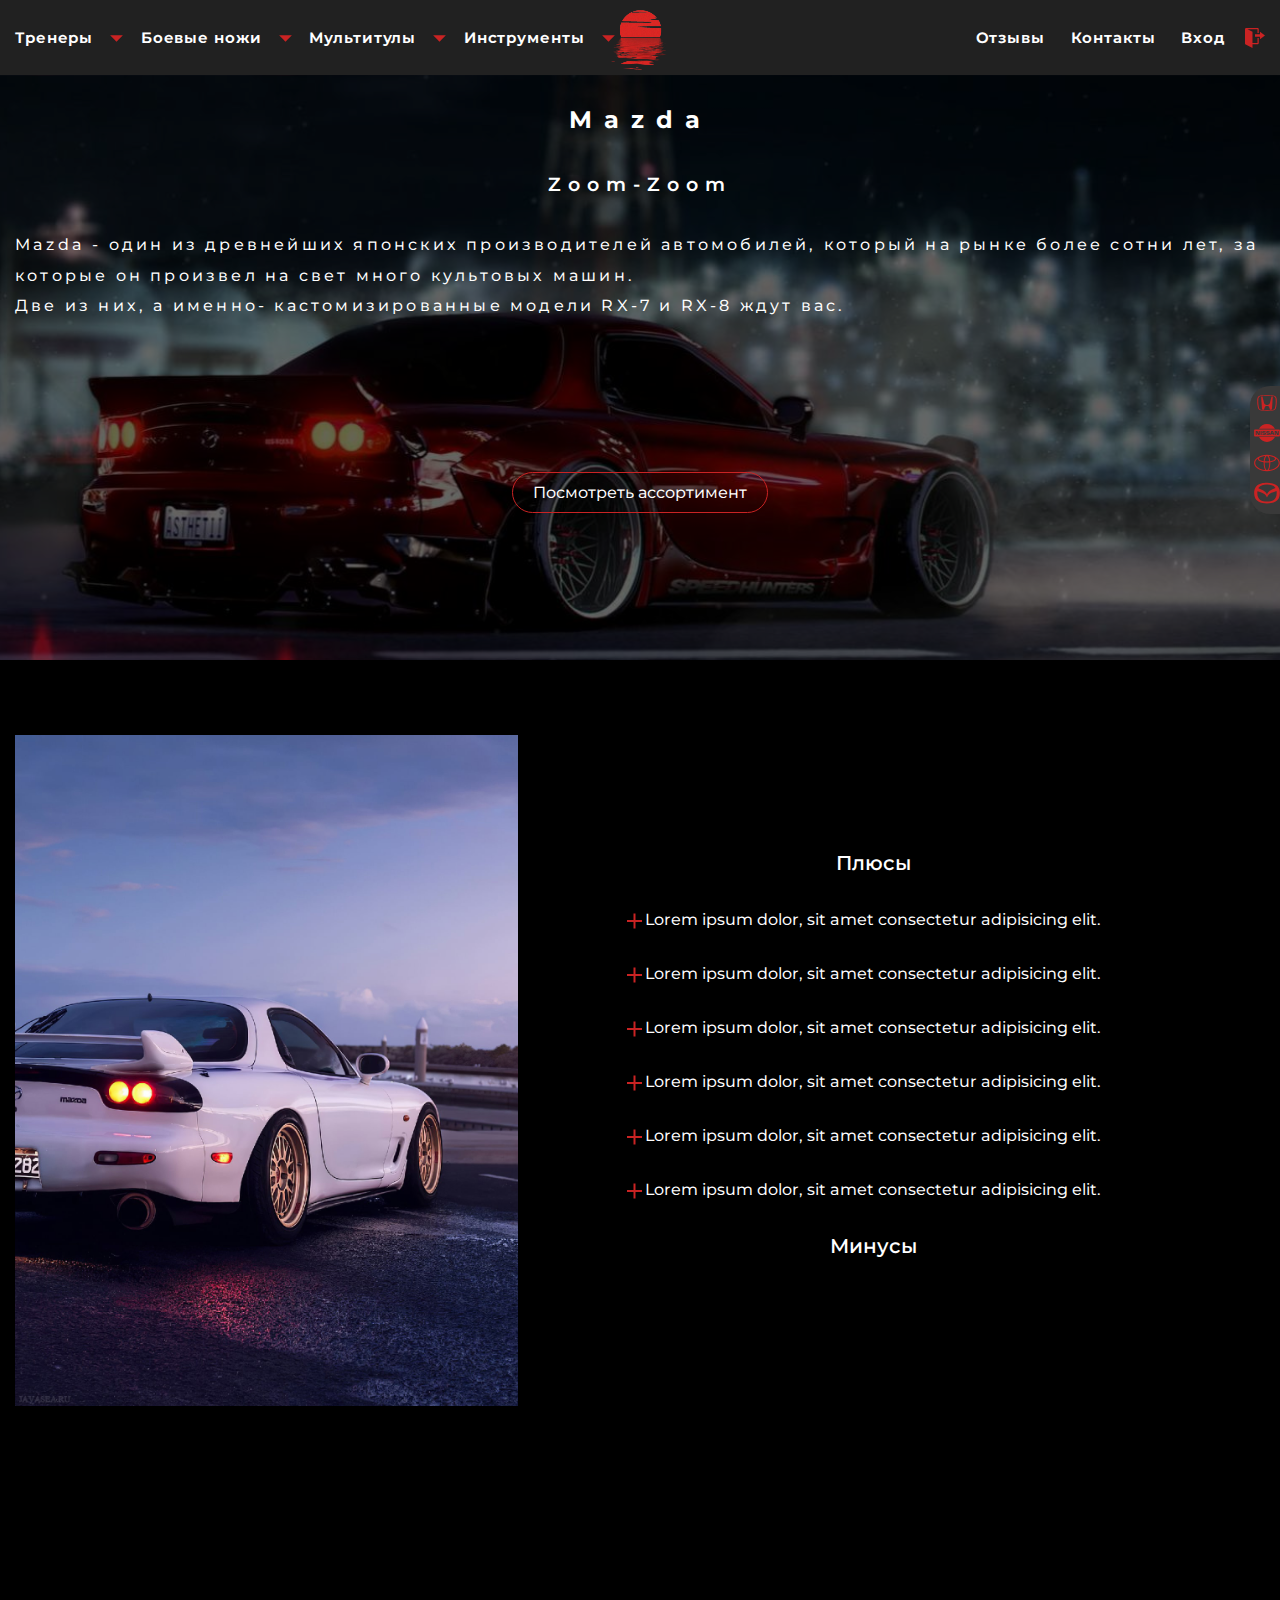
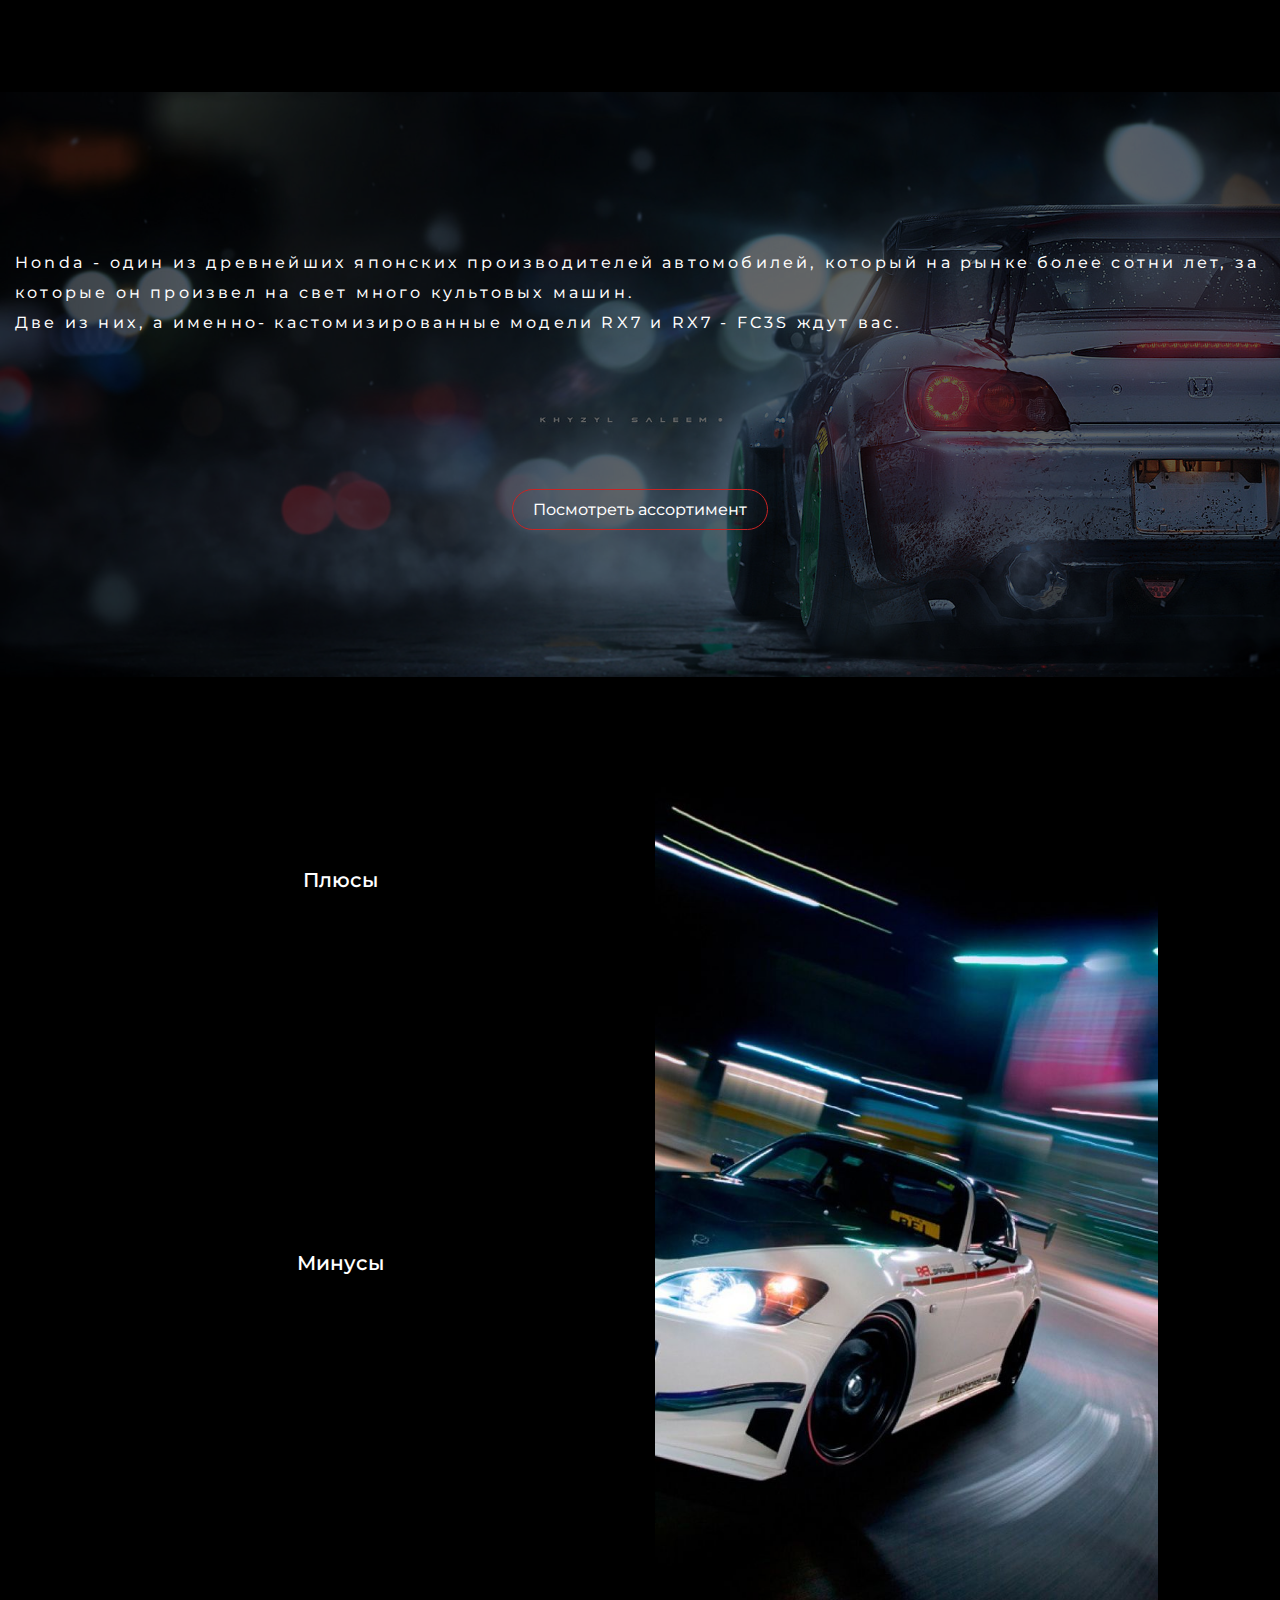
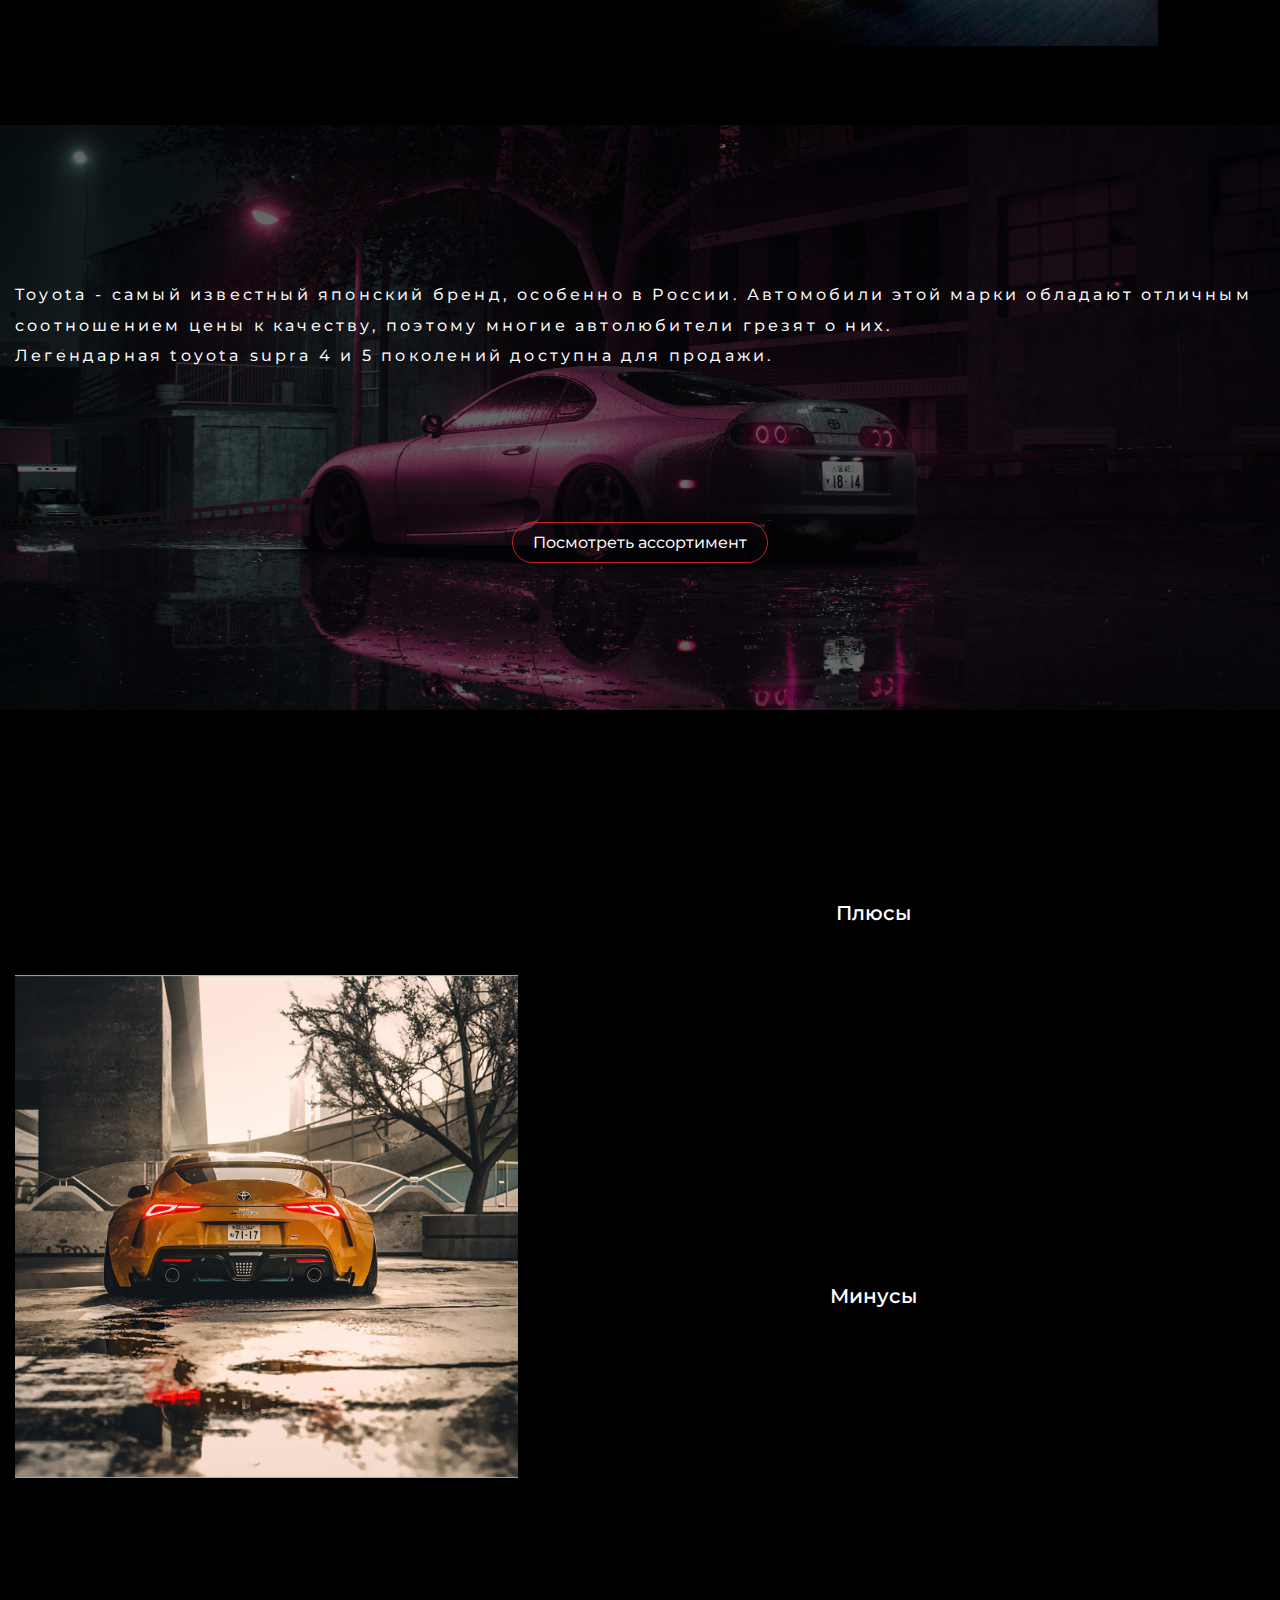
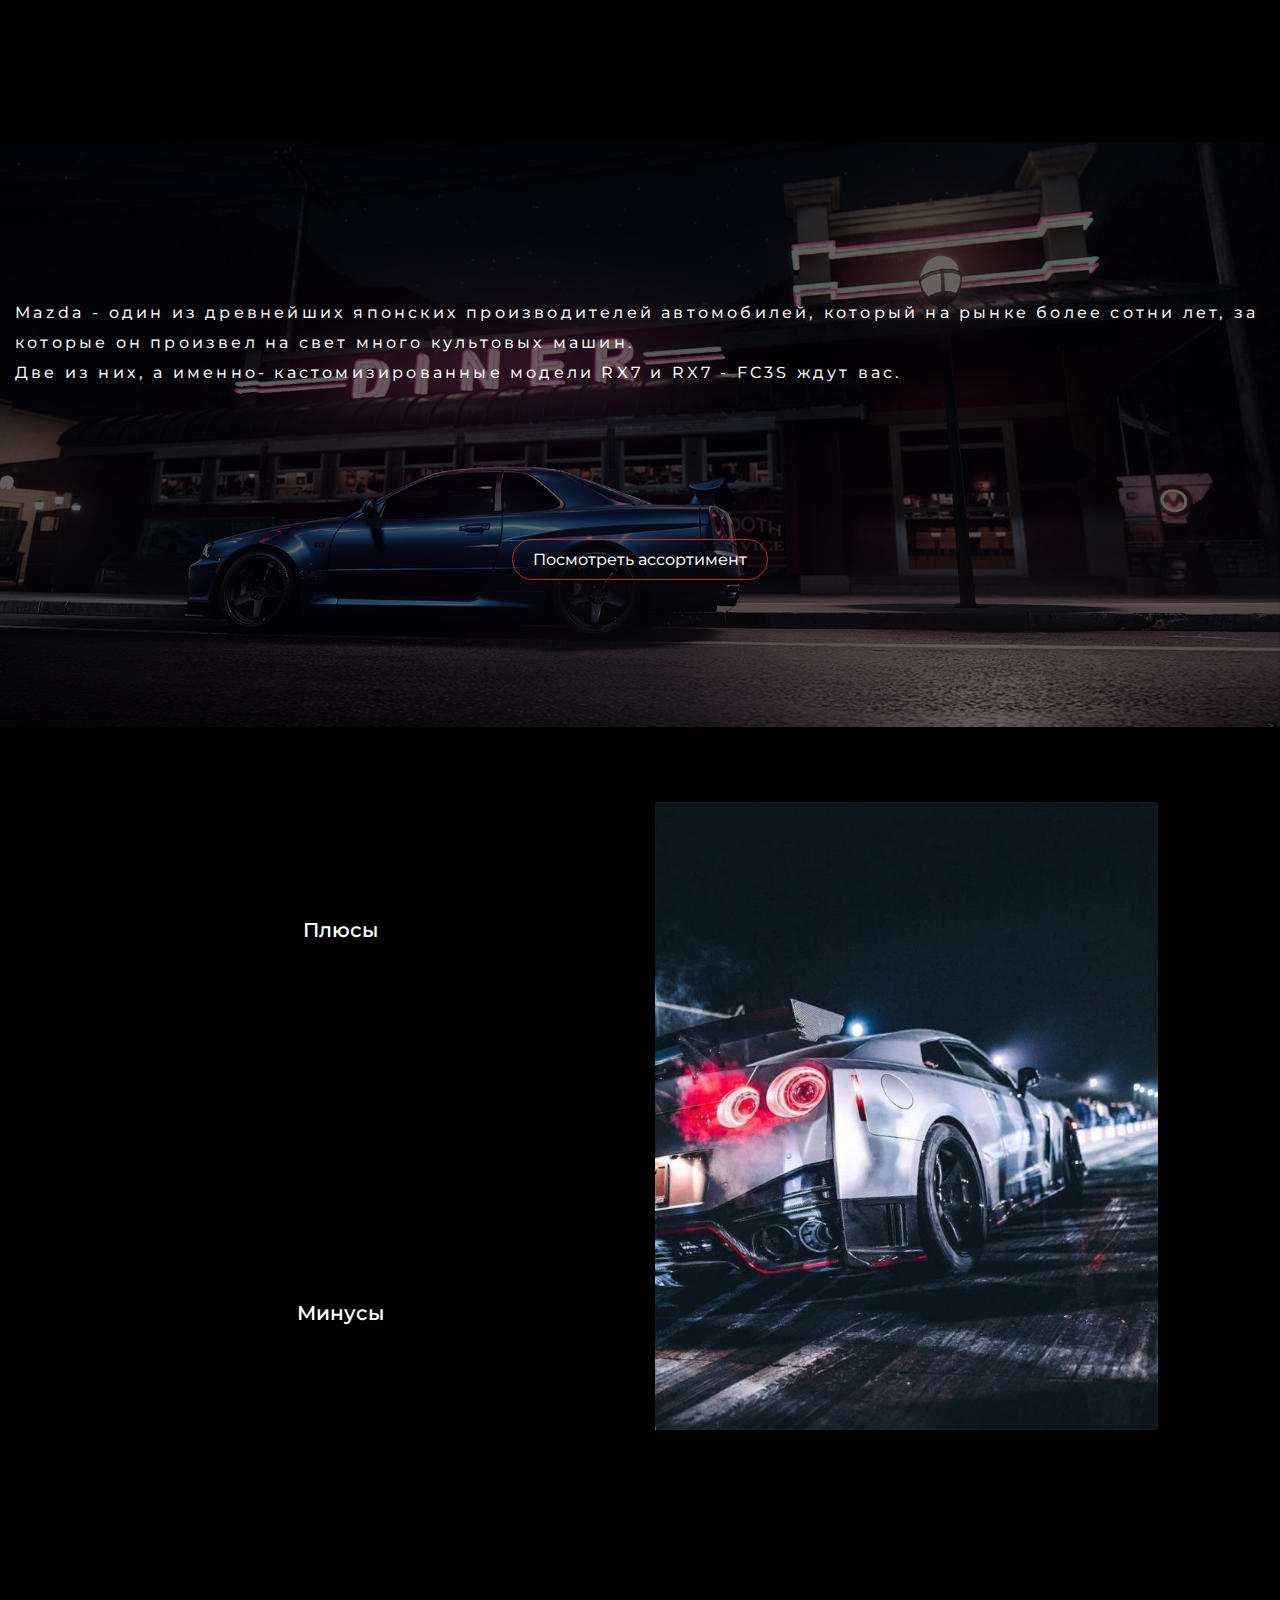
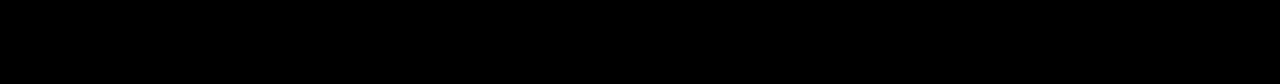
<file: index.html>
<!DOCTYPE html>
<html lang="en">

<head>
    <meta charset="UTF-8">
    <meta http-equiv="X-UA-Compatible" content="IE=edge">
    <meta name="viewport" content="width=device-width, initial-scale=1.0">
    <title>Document</title>

    <link rel="preconnect" href="https://fonts.googleapis.com">
    <link rel="preconnect" href="https://fonts.gstatic.com" crossorigin="">
    <link href="https://fonts.googleapis.com/css2?family=Montserrat:ital,wght@0,100;0,200;0,300;0,400;0,500;0,600;0,700;0,800;0,900;1,100;1,200;1,300;1,400;1,500;1,600;1,700;1,800;1,900&amp;display=swap" rel="stylesheet">

    <link rel="stylesheet" href="../market_header/market_header.css">
    <link rel="stylesheet" href="../market_collection/market_collection.css">
    <link rel="stylesheet" href="./car.css">
    <link rel="stylesheet" href="../market_fourIcon/4icons.css">
</head>

<body>
    <div class="header-simulator mazda-scrollTarget">
    </div>
    <header class="header">
        <div class="container">
            <div class="market-header">
                <div class="market-header__left-side">
                    <div class="market-header__items desctop-header">
                        <div class="market-header__dropdown-item default-mg-right" onclick="scrollIn('mazda')">Тренеры
                            <svg class="dropdown-item__tringle" xmlns="http://www.w3.org/2000/svg" viewBox="0 0 12 16"><path fill-rule="evenodd" d="M0 5l6 6 6-6H0z"/></svg>

                            <div class="dropdown-content">
                                <div class="dropdown-content__items-wrapper">
                                    <div class="dropdown-content__item"></div>
                                    <div class="dropdown-content__item">RX-8</div>
                                </div>
                            </div>
                        </div>
                        <div class="market-header__dropdown-item default-mg-right" onclick="scrollIn('honda')">Боевые ножи
                            <svg class="dropdown-item__tringle" xmlns="http://www.w3.org/2000/svg" viewBox="0 0 12 16"><path fill-rule="evenodd" d="M0 5l6 6 6-6H0z"/></svg>
                            <div class="dropdown-content">
                                <div class="dropdown-content__items-wrapper">
                                    <div class="dropdown-content__item">Civic</div>
                                    <div class="dropdown-content__item">s2000</div>
                                </div>
                            </div>
                        </div>
                        <div class="market-header__dropdown-item default-mg-right" onclick="scrollIn('toyota')">Мультитулы
                            <svg class="dropdown-item__tringle" xmlns="http://www.w3.org/2000/svg" viewBox="0 0 12 16"><path fill-rule="evenodd" d="M0 5l6 6 6-6H0z"/></svg>
                            <div class="dropdown-content">
                                <div class="dropdown-content__items-wrapper">
                                    <div class="dropdown-content__item">4 поколение</div>
                                    <div class="dropdown-content__item">5 поколение</div>
                                </div>
                            </div>
                        </div>
                        <div class="market-header__dropdown-item" onclick="scrollIn('nissan')">Инструменты
                            <svg class="dropdown-item__tringle" xmlns="http://www.w3.org/2000/svg" viewBox="0 0 12 16"><path fill-rule="evenodd" d="M0 5l6 6 6-6H0z"/></svg>
                            <div class="dropdown-content">
                                <div class="dropdown-content__items-wrapper">
                                    <div class="dropdown-content__item">Skyline R34</div>
                                    <div class="dropdown-content__item">GT-R</div>
                                </div>
                            </div>
                        </div>
                    </div>
                    <div class="tablet-header">
                        <div class="dropdown-tablet" onclick='addActiveClass()'>
                            Марки
                            <svg class="dropdown-item__tringle" xmlns="http://www.w3.org/2000/svg" viewBox="0 0 12 16"><path fill-rule="evenodd" d="M0 5l6 6 6-6H0z"/></svg>
                            <div class="dropdown-tablet__items">
                                <div class="dropdown-tablet__item" onclick="scrollIn('mazda')">Mazda</div>
                                <div class="dropdown-tablet__item" onclick="scrollIn('honda')">Honda</div>
                                <div class="dropdown-tablet__item" onclick="scrollIn('toyota')">Toyota</div>
                                <div class="dropdown-tablet__item" onclick="scrollIn('nissan')">Nissan</div>
                            </div>
                        </div>
                    </div>
                    <div class="mobile-header">
                        <div class="mobile-header__wrapper">
                            <div class="mobile-header__burger" onclick="showMobileMenu()">
                                <span class="burger__middle-line">
                                </span>
                            </div>
                        </div>
                    </div>
                </div>

                <div class="market-header__middle-side">
                    <div class="market-header__items desctop-header">
                        <a href="">
                            <div class="logo__svg">
                                <img src="../market_header/pngegg.png" alt="">
                            </div>
                        </a>
                    </div>
                    <div class="tablet-header">
                        <a href="">
                            <div class="logo__svg">
                                <img src="../market_header/pngegg.png" alt="">
                            </div>
                        </a>
                    </div>
                </div>
                <div class="market-header__right-side">
                    <div class="market-header__items desctop-header">
                        <div class="order__item default-mg-right">Отзывы</div>
                        <div class="order__item default-mg-right">Контакты</div>
                        <a href="" target="_blank" rel="noopener noreferrer">
                            <div class="order__item">Вход <svg class='market-header__entry' xmlns="http://www.w3.org/2000/svg" width="20" height="20" viewBox="0 0 16 16">
                        <path  d="M11.992 8.994V6.996H7.995v-2h3.997V2.999l3.998 2.998-3.998 2.998zm-1.998 2.998H5.996V2.998L2 1h7.995v2.998h1V1c0-.55-.45-.999-1-.999H.999A1.001 1.001 0 0 0 0 1v11.372c0 .39.22.73.55.91L5.996 16v-3.008h3.998c.55 0 1-.45 1-1V7.996h-1v3.998z"
                        />
                        </svg>
                            </div>
                        </a>
                    </div>
                    <div class="tablet-header">
                        <div class="dropdown-tablet" onclick='addActiveClass()'>
                            Общая информация
                            <svg class="dropdown-item__tringle" xmlns="http://www.w3.org/2000/svg" viewBox="0 0 12 16"><path fill-rule="evenodd" d="M0 5l6 6 6-6H0z"/></svg>
                            <div class="dropdown-tablet__items right-dropdown">
                                <div class="dropdown-tablet__item">Отзывы</div>
                                <div class="dropdown-tablet__item">Контакты</div>
                                <div class="dropdown-tablet__item">Вход <svg class='market-header__entry' xmlns="http://www.w3.org/2000/svg" width="20" height="20" viewBox="0 0 16 16">
                                    <path  d="M11.992 8.994V6.996H7.995v-2h3.997V2.999l3.998 2.998-3.998 2.998zm-1.998 2.998H5.996V2.998L2 1h7.995v2.998h1V1c0-.55-.45-.999-1-.999H.999A1.001 1.001 0 0 0 0 1v11.372c0 .39.22.73.55.91L5.996 16v-3.008h3.998c.55 0 1-.45 1-1V7.996h-1v3.998z"
                                    />
                                    </svg>
                                </div>
                            </div>
                        </div>
                    </div>
                    <div class="mobile-header">
                        <a href="">
                            <div class="logo__svg">
                                <img src="../market_header/pngegg.png" alt="">
                            </div>
                        </a>
                    </div>
                </div>
            </div>
        </div>
        <div class="mobile-header__mobile-menu">
            <div class="container">
                <div class="row">
                    <div class="col-6">
                        <div class="mobile-menu__wrapper">
                            <div class="mobile-menu__item item-title">Марки</div>
                            <div class="mobile-menu__item" onclick="scrollIn('mazda')">Mazda</div>
                            <div class="mobile-menu__item" onclick="scrollIn('honda')">Honda</div>
                            <div class="mobile-menu__item" onclick="scrollIn('toyota')">Toyota</div>
                            <div class="mobile-menu__item" onclick="scrollIn('nissan')">Nissan</div>
                        </div>
                    </div>
                    <div class="col-6">
                        <div class="mobile-menu__wrapper">
                            <div class="mobile-menu__item item-title">Информация</div>
                            <div class="mobile-menu__item">Отзывы</div>
                            <div class="mobile-menu__item">Контакты</div>
                            <div class="mobile-menu__item">Выход
                                <svg class='market-header__entry' xmlns="http://www.w3.org/2000/svg" width="20" height="20" viewBox="0 0 16 16">
                                    <path  d="M11.992 8.994V6.996H7.995v-2h3.997V2.999l3.998 2.998-3.998 2.998zm-1.998 2.998H5.996V2.998L2 1h7.995v2.998h1V1c0-.55-.45-.999-1-.999H.999A1.001 1.001 0 0 0 0 1v11.372c0 .39.22.73.55.91L5.996 16v-3.008h3.998c.55 0 1-.45 1-1V7.996h-1v3.998z"
                                    />
                                    </svg>
                            </div>
                        </div>
                    </div>
                </div>

            </div>

        </div>
    </header>
    <section class="car mazda-background section">
        <div class="black-overlay"></div>
        <div class="container car-text">
            <div class="car__title">
                <h2 class=" car__name __anim-items ">
                    Mazda
                </h2>
            </div>
            <div class="car__subtitle ">
                <h3 class=" car__tagline __anim-items">
                    Zoom-Zoom
                </h3>
            </div>
            <div class="car__discription">
                <p>
                    Mazda - один из древнейших японских производителей автомобилей, который на рынке более сотни лет, за которые он произвел на свет много культовых машин.
                    <br> Две из них, а именно- кастомизированные модели RX-7 и RX-8 ждут вас.
                </p>
            </div>
            <div class="car__button-link-wrapper">
                <div class="car__button">
                    <a class="car__link" href="#">
                        Посмотреть ассортимент
                    </a>
                </div>
            </div>
        </div>
    </section>
    <div class="remainder"></div>
    <section class="plus-and-minus">
        <div class="container">
            <div class="row">
                <div class="plus-and-minus__iamge col-xl-5 col-md-12 col-12">
                    <img src="../list/mazda.jpg" alt="">
                </div>
                <div class="horizontal-center-wrapper  col-xl-6 col-md-12 col-12">
                    <div class="lists">
                        <ul class="plus__ul __anim-items non-returnable large-animation-block">
                            <div class="list-title">
                                Плюсы
                            </div>
                            <li class="plus__li ">Lorem ipsum dolor, sit amet consectetur adipisicing elit.</li>
                            <li class="plus__li ">Lorem ipsum dolor, sit amet consectetur adipisicing elit.</li>
                            <li class="plus__li ">Lorem ipsum dolor, sit amet consectetur adipisicing elit.</li>
                            <li class="plus__li ">Lorem ipsum dolor, sit amet consectetur adipisicing elit.</li>
                            <li class="plus__li ">Lorem ipsum dolor, sit amet consectetur adipisicing elit.</li>
                            <li class="plus__li ">Lorem ipsum dolor, sit amet consectetur adipisicing elit.</li>
                        </ul>
                        <ul class="minus__ul __anim-items non-returnable large-animation-block">
                            <div class="list-title">
                                Минусы
                            </div>
                            <li class="minus__li ">Lorem, ipsum dolor sit amet consectetur adipisicing elit.</li>
                            <li class="minus__li ">Lorem, ipsum dolor sit amet consectetur adipisicing elit.</li>
                            <li class="minus__li ">Lorem, ipsum dolor sit amet consectetur adipisicing elit.</li>
                            <li class="minus__li ">Lorem, ipsum dolor sit amet consectetur adipisicing elit.</li>
                            <li class="minus__li ">Lorem, ipsum dolor sit amet consectetur adipisicing elit.</li>
                            <li class="minus__li ">Lorem, ipsum dolor sit amet consectetur adipisicing elit.</li>
                        </ul>
                    </div>
                </div>
            </div>
        </div>
    </section>
    <div class="remainder honda-scrollTarget"></div>
    <section class="car honda-background section">
        <div class="black-overlay"></div>
        <div class="container car-text">
            <div class=" car__title">
                <h2 class="car__name __anim-items">
                    Honda
                </h2>
            </div>
            <div class="car__subtitle">
                <h3 class="car__tagline __anim-items">
                    Безопасность для каждого
                </h3>
            </div>
            <div class="car__discription">
                <p>
                    Honda - один из древнейших японских производителей автомобилей, который на рынке более сотни лет, за которые он произвел на свет много культовых машин.
                    <br> Две из них, а именно- кастомизированные модели RX7 и RX7 - FC3S ждут вас.
                </p>
            </div>
            <div class="car__button-link-wrapper">
                <div class="car__button">
                    <a class="car__link" href="#">
                        Посмотреть ассортимент
                    </a>
                </div>
            </div>
        </div>
    </section>
    <div class="remainder"></div>
    <section class="plus-and-minus">
        <div class="container">
            <div class="row">
                <div class="horizontal-center-wrapper  col-xl-6 col-md-12 col-12">
                    <div class="lists">
                        <ul class="plus__ul __anim-items non-returnable large-animation-block">
                            <div class="list-title">
                                Плюсы
                            </div>
                            <li class="plus__li ">Lorem ipsum dolor, sit amet consectetur adipisicing elit.</li>
                            <li class="plus__li ">Lorem ipsum dolor, sit amet consectetur adipisicing elit.</li>
                            <li class="plus__li ">Lorem ipsum dolor, sit amet consectetur adipisicing elit.</li>
                            <li class="plus__li ">Lorem ipsum dolor, sit amet consectetur adipisicing elit.</li>
                            <li class="plus__li ">Lorem ipsum dolor, sit amet consectetur adipisicing elit.</li>
                            <li class="plus__li ">Lorem ipsum dolor, sit amet consectetur adipisicing elit.</li>
                        </ul>
                        <ul class="minus__ul __anim-items non-returnable large-animation-block">
                            <div class="list-title">
                                Минусы
                            </div>
                            <li class="minus__li ">Lorem, ipsum dolor sit amet consectetur adipisicing elit.</li>
                            <li class="minus__li ">Lorem, ipsum dolor sit amet consectetur adipisicing elit.</li>
                            <li class="minus__li ">Lorem, ipsum dolor sit amet consectetur adipisicing elit.</li>
                            <li class="minus__li ">Lorem, ipsum dolor sit amet consectetur adipisicing elit.</li>
                            <li class="minus__li ">Lorem, ipsum dolor sit amet consectetur adipisicing elit.</li>
                            <li class="minus__li ">Lorem, ipsum dolor sit amet consectetur adipisicing elit.</li>
                        </ul>
                    </div>
                </div>
                <div class="plus-and-minus__iamge col-xl-5 col-md-12 col-12">
                    <img src="../list/honda.jpg" alt="">
                </div>

            </div>
        </div>
    </section>
    <div class="remainder toyota-scrollTarget"></div>
    <section class="car toyota-background section">
        <div class="black-overlay"></div>
        <div class="container car-text">
            <div class="car__title">
                <h2 class="car__name __anim-items">
                    Toyota
                </h2>
            </div>
            <div class="car__subtitle">
                <h3 class="car__tagline __anim-items">
                    Управляй мечтой
                </h3>
            </div>
            <div class="car__discription">
                <p>
                    Toyota - самый известный японский бренд, особенно в России. Автомобили этой марки обладают отличным соотношением цены к качеству, поэтому многие автолюбители грезят о них.
                    <br> Легендарная toyota supra 4 и 5 поколений доступна для продажи.
                </p>
            </div>
            <div class="car__button-link-wrapper">
                <div class="car__button">
                    <a class="car__link" href="#">
                        Посмотреть ассортимент
                    </a>
                </div>
            </div>
        </div>
    </section>
    <div class="remainder"></div>
    <section class="plus-and-minus">
        <div class="container">
            <div class="row">
                <div class="plus-and-minus__iamge vertical-center-wrapper col-xl-5 col-md-12 col-12">
                    <img src="../list/toyota.jpg" alt="">
                </div>
                <div class="horizontal-center-wrapper  col-xl-6 col-md-12 col-12">
                    <div class="lists">
                        <ul class="plus__ul __anim-items non-returnable large-animation-block">
                            <div class="list-title">
                                Плюсы
                            </div>
                            <li class="plus__li ">Lorem ipsum dolor, sit amet consectetur adipisicing elit.</li>
                            <li class="plus__li ">Lorem ipsum dolor, sit amet consectetur adipisicing elit.</li>
                            <li class="plus__li ">Lorem ipsum dolor, sit amet consectetur adipisicing elit.</li>
                            <li class="plus__li ">Lorem ipsum dolor, sit amet consectetur adipisicing elit.</li>
                            <li class="plus__li ">Lorem ipsum dolor, sit amet consectetur adipisicing elit.</li>
                            <li class="plus__li ">Lorem ipsum dolor, sit amet consectetur adipisicing elit.</li>
                        </ul>
                        <ul class="minus__ul __anim-items non-returnable large-animation-block">
                            <div class="list-title">
                                Минусы
                            </div>
                            <li class="minus__li ">Lorem, ipsum dolor sit amet consectetur adipisicing elit.</li>
                            <li class="minus__li ">Lorem, ipsum dolor sit amet consectetur adipisicing elit.</li>
                            <li class="minus__li ">Lorem, ipsum dolor sit amet consectetur adipisicing elit.</li>
                            <li class="minus__li ">Lorem, ipsum dolor sit amet consectetur adipisicing elit.</li>
                            <li class="minus__li ">Lorem, ipsum dolor sit amet consectetur adipisicing elit.</li>
                            <li class="minus__li ">Lorem, ipsum dolor sit amet consectetur adipisicing elit.</li>
                        </ul>
                    </div>
                </div>
            </div>
        </div>
    </section>
    <div class="remainder nissan-scrollTarget"></div>
    <section class="car nissan-background section">
        <div class="black-overlay"></div>
        <div class="container car-text">
            <div class="car__title">
                <h2 class="car__name __anim-items">
                    Nissan
                </h2>
            </div>
            <div class="car__subtitle">
                <h3 class="car__tagline __anim-items">
                    Естественный отбор
                </h3>
            </div>
            <div class="car__discription">
                <p>
                    Mazda - один из древнейших японских производителей автомобилей, который на рынке более сотни лет, за которые он произвел на свет много культовых машин.
                    <br> Две из них, а именно- кастомизированные модели RX7 и RX7 - FC3S ждут вас.
                </p>
            </div>
            <div class="car__button-link-wrapper">
                <div class="car__button">
                    <a class="car__link" href="#">
                        Посмотреть ассортимент
                    </a>
                </div>
            </div>
        </div>
    </section>
    <div class="remainder"></div>
    <section class="plus-and-minus">
        <div class="container">
            <div class="row">
                <div class="horizontal-center-wrapper  col-xl-6 col-md-12 col-12">
                    <div class="lists">
                        <ul class="plus__ul __anim-items non-returnable large-animation-block">
                            <div class="list-title">
                                Плюсы
                            </div>
                            <li class="plus__li ">Lorem ipsum dolor, sit amet consectetur adipisicing elit.</li>
                            <li class="plus__li ">Lorem ipsum dolor, sit amet consectetur adipisicing elit.</li>
                            <li class="plus__li ">Lorem ipsum dolor, sit amet consectetur adipisicing elit.</li>
                            <li class="plus__li ">Lorem ipsum dolor, sit amet consectetur adipisicing elit.</li>
                            <li class="plus__li ">Lorem ipsum dolor, sit amet consectetur adipisicing elit.</li>
                            <li class="plus__li ">Lorem ipsum dolor, sit amet consectetur adipisicing elit.</li>
                        </ul>
                        <ul class="minus__ul __anim-items non-returnable large-animation-block">
                            <div class="list-title">
                                Минусы
                            </div>
                            <li class="minus__li ">Lorem, ipsum dolor sit amet consectetur adipisicing elit.</li>
                            <li class="minus__li ">Lorem, ipsum dolor sit amet consectetur adipisicing elit.</li>
                            <li class="minus__li ">Lorem, ipsum dolor sit amet consectetur adipisicing elit.</li>
                            <li class="minus__li ">Lorem, ipsum dolor sit amet consectetur adipisicing elit.</li>
                            <li class="minus__li ">Lorem, ipsum dolor sit amet consectetur adipisicing elit.</li>
                            <li class="minus__li ">Lorem, ipsum dolor sit amet consectetur adipisicing elit.</li>
                        </ul>
                    </div>
                </div>
                <div class="plus-and-minus__iamge col-xl-5 col-md-12 col-12">
                    <img src="../list/nissan.jpg" alt="">
                </div>

            </div>
        </div>
    </section>
    <div class="icons">
        <div class="icon">
            <svg xmlns="http://www.w3.org/2000/svg" viewBox="0 0 40 40" fill="#ca2323">
            <g id="Logos">
                <g id="Honda">
                    <path d="M26.88,9.88c-.68,3.06-1,4.49-1.52,6.69s-1,4.11-1.69,5.07a3.19,3.19,0,0,1-2.36,1.27A9.94,9.94,0,0,1,20,23a9.87,9.87,0,0,1-1.34-.06,3.22,3.22,0,0,1-2.37-1.27c-.72-1-1.14-2.94-1.66-5.07s-.84-3.63-1.52-6.69l-1,0c-.42,0-.74.06-1.08.1,0,0,.4,6.31.58,9s.52,7.56.82,11.14a12.09,12.09,0,0,0,1.55.15c1,.06,1.46.06,1.46.06a22.84,22.84,0,0,1,1.51-4.72,2,2,0,0,1,1.62-.9,12.75,12.75,0,0,1,1.44-.1h0a9.2,9.2,0,0,1,1.45.1,2,2,0,0,1,1.62.9,22.29,22.29,0,0,1,1.5,4.72s.45,0,1.45-.06,1.54-.15,1.54-.15c.3-3.58.64-8.32.82-11.14.18-2.67.59-9,.59-9-.35,0-.69-.08-1.09-.1l-1,0" data-name="svg 6" id="svg_6"/>
                    <path d="M34.84,13.6c-.4-4-3.09-4.85-5.43-5.25-1.19-.2-3.29-.36-4.63-.42s-4-.12-4.8-.12-3.61,0-4.79.12c-1.34.06-3.45.22-4.63.42-2.35.4-5,1.24-5.43,5.25a35.81,35.81,0,0,0-.12,4c0,2.55.26,4.25.38,5.46a26,26,0,0,0,.86,4.53A5.13,5.13,0,0,0,8,30.41a8.46,8.46,0,0,0,3.49,1.32,65.55,65.55,0,0,0,8.48.46,62.17,62.17,0,0,0,8.48-.46A8.09,8.09,0,0,0,32,30.41a5.13,5.13,0,0,0,1.79-2.77,26.32,26.32,0,0,0,.86-4.53c.12-1.19.34-2.91.38-5.46,0-1.54-.06-3-.16-4m-1.48,6.74a33.46,33.46,0,0,1-.93,6.52A5.35,5.35,0,0,1,31,29.46a6.39,6.39,0,0,1-3.45,1.33,61.4,61.4,0,0,1-7.56.38,61.4,61.4,0,0,1-7.56-.38A6.37,6.37,0,0,1,9,29.46a5.37,5.37,0,0,1-1.45-2.6,32.13,32.13,0,0,1-.92-6.52,41.72,41.72,0,0,1,.1-6.74c.3-2.52,1.54-3.78,4.21-4.25a39.34,39.34,0,0,1,4.51-.46c1.29-.08,3.37-.12,4.55-.12s3.27,0,4.53.12A39.53,39.53,0,0,1,29,9.35c2.66.49,3.9,1.75,4.23,4.25a41.65,41.65,0,0,1,.1,6.74" data-name="svg 7" id="svg_7"/>
                </g>
            </g>
        </svg></div>
        <div class="icon"><svg xmlns="http://www.w3.org/2000/svg" viewBox="0 0 612 612" width="100%" fill='#ca2323'>
            <path d="M492.3 207.7C457.1 140.3 386.5 94.2 305.1 94.2s-152 46.1-187.2 113.5h374.4zM117.7 402.6c35.2 67.6 105.9 113.8 187.4 113.8s152.2-46.2 187.4-113.8H117.7zm311.6-120.4c-.6-1.6-1.1-2.8-1.2-2.8s-.6 1.3-1.2 2.8l-9.8 26.2c-.6 1.6.3 2.8 2 2.8h18c1.7 0 2.6-1.3 2-2.8l-9.8-26.2z"/>
            <path d="M592 225.9H21.2c-10 0-18.2 8.2-18.2 18.2v124.4c0 10 8.2 18.2 18.2 18.2H592c10 0 18.2-8.2 18.2-18.2V244.1c0-10-8.2-18.2-18.2-18.2zM135.1 348.1c0 1.7-1.4 3-3 3H98.5c-1.7 0-3.6-1.2-4.3-2.8l-29.3-63.1c-.7-1.5-1.3-2.7-1.3-2.6 0 .1-.1 1.5-.1 3.2l-.4 62.3c0 1.7-1.4 3-3.1 3H43.9c-1.7 0-3-1.4-3-3v-85.3c0-1.7 1.4-3 3-3h36c1.7 0 3.6 1.3 4.2 2.8l26.3 62.9c.6 1.5 1.2 1.4 1.2-.2v-62.4c0-1.7 1.4-3 3-3H132c1.7 0 3 1.4 3 3v85.2zm43.9 0c0 1.7-1.4 3-3 3h-17.4c-1.7 0-3-1.4-3-3v-85.3c0-1.7 1.4-3 3-3H176c1.7 0 3 1.4 3 3v85.3zm102.5-26.5c0 12.2-9 26-20.6 28.3h-61.5v-20.1l49.7-.7c6.2-.1 6.6-3.7 6.5-6.2 0 0 1.2-7.9-7.3-7.9h-27.6c-16.6 0-25.5-10.4-25.5-28.2 0-25 14.3-27.9 37.3-27.9 23 0 40.5-.3 40.5-.3l-.3 20.7c-16.6 0-31 .1-40.2.1-12.7 0-12.6.4-12.6 7.9 0 6.7 1 6.7 11.4 6.7l29.7.3c21.2.1 20.5 27.3 20.5 27.3zm94.5 0c0 12.2-9 26-20.6 28.3H294v-20.1l49.7-.7c6.2-.1 6.6-3.7 6.5-6.2 0 0 1.2-7.9-7.3-7.9h-27.6c-16.6 0-25.5-10.4-25.5-28.2 0-25 14.3-27.9 37.3-27.9 23 0 40.5-.3 40.5-.3l-.3 20.7c-16.6 0-31 .1-40.2.1-12.7 0-12.6.4-12.6 7.9 0 6.7 1 6.7 11.4 6.7l29.7.3c21.1.1 20.4 27.3 20.4 27.3zM476.3 349h-17.8c-1.7 0-3.6-1.2-4.4-2.7l-5-10.3c-.7-1.5-2.7-2.7-4.4-2.7h-33c-1.7 0-3.7 1.2-4.4 2.7l-5.3 10.3c-.8 1.5-2.7 2.7-4.4 2.7h-18.3c-1.7 0-2.6-1.3-2-2.8l31.6-85.7c.6-1.6 2.4-2.8 4.1-2.8h29.6c1.7 0 3.5 1.3 4.1 2.8l31.7 85.7c.5 1.5-.4 2.8-2.1 2.8zm106.4-.9c0 1.7-1.4 3-3 3h-33.6c-1.7 0-3.6-1.2-4.3-2.8l-29.3-63.1c-.7-1.5-1.3-2.7-1.3-2.6 0 .1-.1 1.5-.1 3.2l-.4 62.3c0 1.7-1.4 3-3.1 3h-16.2c-1.7 0-3-1.4-3-3v-85.3c0-1.7 1.4-3 3-3h36c1.7 0 3.6 1.3 4.2 2.8l26.3 62.9c.6 1.5 1.2 1.4 1.2-.2v-62.4c0-1.7 1.4-3 3-3h17.5c1.7 0 3 1.4 3 3v85.2z"/>
        </svg></div>
        <div class="icon"><svg xmlns="http://www.w3.org/2000/svg" viewBox="0 0 548 548" width="100%" fill='#ca2323'>
            <path d="M273.3 99.6C123.9 99.6 2 177.6 2 273.3S123.9 447 273.3 447s271.3-78 271.3-173.7S422.7 99.6 273.3 99.6zm75.1 32.2c24 4.6 46.5 11.4 66.7 20 17.4 9 27.6 19.6 27.6 31.1 0 23.2-41.6 43.3-101 52.1-4.1-44.8-15.1-83.1-29.9-107.6 12.8 1 25 2.5 36.6 4.4zm-75.1-5.9c22.5 0 41.4 47.7 46.7 111.8-14.9 1.4-30.5 2.2-46.7 2.2-16.2 0-31.9-.8-46.7-2.2 5.3-64.2 24.3-111.8 46.7-111.8zm-141.8 25.9c20.2-8.6 42.7-15.3 66.7-20 11.5-1.9 23.8-3.4 36.6-4.4C220 151.9 209 190.3 204.9 235c-59.4-8.9-101-28.9-101-52.1 0-11.5 10.2-22.2 27.6-31.1zM26.1 273.3c0-34.9 20.2-67 53.9-92.4-.1 1.2-.2 2.4-.2 3.6 0 34.1 51.4 63.4 123.6 75.1-.2 4.9-.2 9.8-.2 14.8 0 60.4 12.2 113.8 30.8 145.5-117.6-11.3-207.9-72.8-207.9-146.6zm253.2 148.5h-12C243.5 412.7 225 350 225 274.4c0-4 .1-7.9.2-11.8 15.4 1.6 31.5 2.5 48.1 2.5s32.7-.9 48.1-2.5c.1 3.9.2 7.9.2 11.8-.1 75.6-18.6 138.3-42.3 147.4zm33.3-1.8c18.6-31.7 30.8-85.1 30.8-145.5 0-5-.1-9.9-.2-14.8 72.2-11.7 123.6-41 123.6-75.1 0-1.2-.1-2.4-.2-3.6 33.7 25.4 53.9 57.5 53.9 92.4 0 73.7-90.3 135.2-207.9 146.6z"/>
        </svg></div>
        <div class="icon"><svg xmlns="http://www.w3.org/2000/svg" viewBox="0 0 148 148" width="100%" fill='#ca2323'>
            <path d="M135.7 36.5c-.5-.6-1.2-1.3-1.7-1.9C119 18.5 94.5 15 73.9 15c-20.8 0-46 3.5-60.8 20.6-.2.3-.5.6-.7.9C5.2 45.2.7 57.5.7 74.1c0 51.2 41.6 59.4 73.2 59.4 31.7 0 73.4-8.2 73.4-59.4 0-16.6-4.4-29-11.6-37.6zM26.2 44.6c9.9-15.2 28.6-18.9 47.7-18.9s37.5 3.5 47.5 18.4c.2.3.4.7.6 1.1-17.1 10.1-36.5 10.5-48.1 35.5C61.2 56.4 42 56.2 25.2 46.5c.3-.6.7-1.2 1-1.9zm47.7 78.2c-28.4.2-54.9-8-54.9-48.7 0-3 0-6.1.5-8.7.1-.6.3-1.2.4-1.8 9.5 3.4 18.9 6.6 28.5 9.8 11.2 4.6 18.7 11.2 25.5 26C80.7 84.6 88 77.1 99.3 72.5c9.7-3.4 19.2-6.9 28.9-10.3.1.2.1.5.2.7.5 3.3.7 7.2.7 11.2.1 40.7-26.8 49-55.2 48.7z"/>
        </svg></div>
    </div>
    <style>
    
.section {
    display: flex;
    background-size: cover;
    min-height: calc(0px + 800 * ( 100vw / 1750));
    position: relative;
    z-index: 1;
    background-position: center center;
}

.mazda-background {
    background-image: url(../background/mazda.jpg);
}

.honda-background {
    background-image: url(../background/honda.jpg);
}

.toyota-background {
    background-image: url(../background/toyota.jpg);
}

.nissan-background {
    background-image: url(../background/nissan.jpg);
}

@media (max-width: 575px) {
    .mazda-background {
        background-image: url(../background/mobile-mazda.jpg);
    }
    .honda-background {
        background-image: url(../background/mobile-honda.jpg);
    }
    .toyota-background {
        background-image: url(../background/mobile-toyota.jpg);
    }
    .nissan-background {
        background-image: url(../background/mobile-nissan.jpg);
    }
}

.black-overlay {
    position: absolute;
    top: 0;
    left: 0;
    z-index: 2;
    background-color: rgba(0, 0, 0, 0.6);
    width: 100%;
    height: 100%;
}

.car-text {
    position: relative;
    z-index: 3;
}

.car__title {
    display: flex;
    justify-content: center;
}

.car__name {
    margin: 30px 0 20px 0;
    font-family: Montserrat;
    font-weight: 700;
    color: white;
    letter-spacing: 0.5em;
    /**/
    /**/
    transition: all 0.8s ease 0s;
    transform: translate(0px, 120%);
    opacity: 0;
}

.car__name.__active {
    transform: translate(0px, 0px);
    opacity: 1;
}

.car__tagline {
    font-family: Montserrat;
    font-weight: 600;
    color: white;
    letter-spacing: 0.37em;
    /**/
    /**/
    transition: all 0.8s ease 0.3s;
    transform: translate(0px, 120%);
    opacity: 0;
}

.car__tagline.__active {
    transform: translate(0px, 0px);
    opacity: 1;
}

.car__subtitle {
    display: flex;
    justify-content: center;
}

.car__discription {
    line-height: 1.9em;
    font-family: Montserrat;
    font-weight: 450;
    color: white;
    letter-spacing: 0.2em;
}

.car__button-link-wrapper {
    display: flex;
    margin: 150px 0 30px 0;
    justify-content: center;
}

.car__button {
    padding: 10px 20px;
    display: inline;
    border: solid 1px #ca2323;
    border-radius: 40px;
    cursor: pointer;
}

.plus-and-minus {
    background-color: black;
}

.remainder {
    height: 75px;
    background-color: black;
}

.list-title {
    font-family: Montserrat;
    font-weight: 550;
    font-size: 20px;
    color: white;
    margin-bottom: 35px;
    text-align: center;
}

.plus__ul li,
.minus__ul li {
    list-style: none;
    color: white;
    font-family: Montserrat;
    font-weight: 450;
    position: relative;
    margin: 0 0 35px 0;
    transform: translate(-20%, 0);
    opacity: 0;
}

.plus__ul.__active li,
.minus__ul.__active li {
    transform: translate(0, 0);
    opacity: 1;
}

.plus__ul.__active li:nth-child(2),
.minus__ul.__active li:nth-child(2) {
    transition: all 0.8s ease 0.3s;
}

.plus__ul.__active li:nth-child(3),
.minus__ul.__active li:nth-child(3) {
    transition: all 0.8s ease 0.5s;
}

.plus__ul.__active li:nth-child(4),
.minus__ul.__active li:nth-child(4) {
    transition: all 0.8s ease 0.7s;
}

.plus__ul.__active li:nth-child(5),
.minus__ul.__active li:nth-child(5) {
    transition: all 0.8s ease 0.9s;
}

.plus__ul.__active li:nth-child(6),
.minus__ul.__active li:nth-child(6) {
    transition: all 0.8s ease 1.1s;
}

.plus__ul.__active li:nth-child(7),
.minus__ul.__active li:nth-child(7) {
    transition: all 0.8s ease 1.3s;
}

.lists {
    margin-top: 100px;
}

.horizontal-center-wrapper {
    display: flex;
    justify-content: center;
}

.vertical-center-wrapper {
    display: flex;
    align-items: center;
}

.plus__ul li::before,
.plus__ul li::after,
.minus__ul li::before,
.minus__ul li::after {
    position: absolute;
    left: -18px;
    top: 50%;
    content: '';
    width: 15px;
    height: 2px;
    background-color: #ca2323;
}

.plus__ul li::after {
    transform: rotate(90deg);
}

.car__link {
    color: white;
    font-family: Montserrat;
    font-weight: 450;
}

    </style>
    <script>
        
/*скрипт для шапки*/

function scrollIn(TargetScroll) {
    document.querySelector(`.${TargetScroll}-scrollTarget`).scrollIntoView({ behavior: "smooth" });
};

function addActiveClass() {
    if (event.target.classList.contains('dropdown-tablet')) {
        if (!event.target.lastElementChild.classList.contains('__active')) {
            event.target.lastElementChild.classList.add('__active');
            event.target.firstElementChild.classList.add('__active');
        } else {
            event.target.lastElementChild.classList.remove('__active');
            event.target.firstElementChild.classList.remove('__active');
        }
    }
}

function showMobileMenu() {
    if (!document.querySelector('.mobile-header__burger').classList.contains('__active')) {
        document.querySelector('.mobile-header__burger').classList.add('__active');
        document.querySelector('.mobile-header__mobile-menu').classList.add('__active');
    } else {
        document.querySelector('.mobile-header__burger').classList.remove('__active');
        document.querySelector('.mobile-header__mobile-menu').classList.remove('__active');
    }
}

/*скрипт для машин */
const animItems = document.querySelectorAll('.__anim-items');
if (animItems.length > 0) {

    window.addEventListener('scroll', animOnScroll);

    function animOnScroll() {
        for (let index = 0; index < animItems.length; index++) {
            const animItem = animItems[index];
            const animItemOffsetTop = animItem.getBoundingClientRect().top;
            const animItemOffsetBottom = animItem.getBoundingClientRect().bottom;
            let endPostition = window.innerHeight - animItemOffsetBottom;
            if (animItem.classList.contains('large-animation-block')) {
                if (window.innerHeight > animItemOffsetTop > 0) {
                    animItem.classList.add('__active');
                }
            }
            if ((animItemOffsetTop > 0) && (endPostition > 0)) {
                animItem.classList.add('__active');
            } else {
                if (!animItem.classList.contains('non-returnable')) {
                    animItem.classList.remove('__active');
                }
            }
        }
    }
    setTimeout(() => {
        animOnScroll();
    }, 300);

}

    </script>
    <script src="../market_fourIcon/4icons.js"></script>
</body>

</html>
</file>
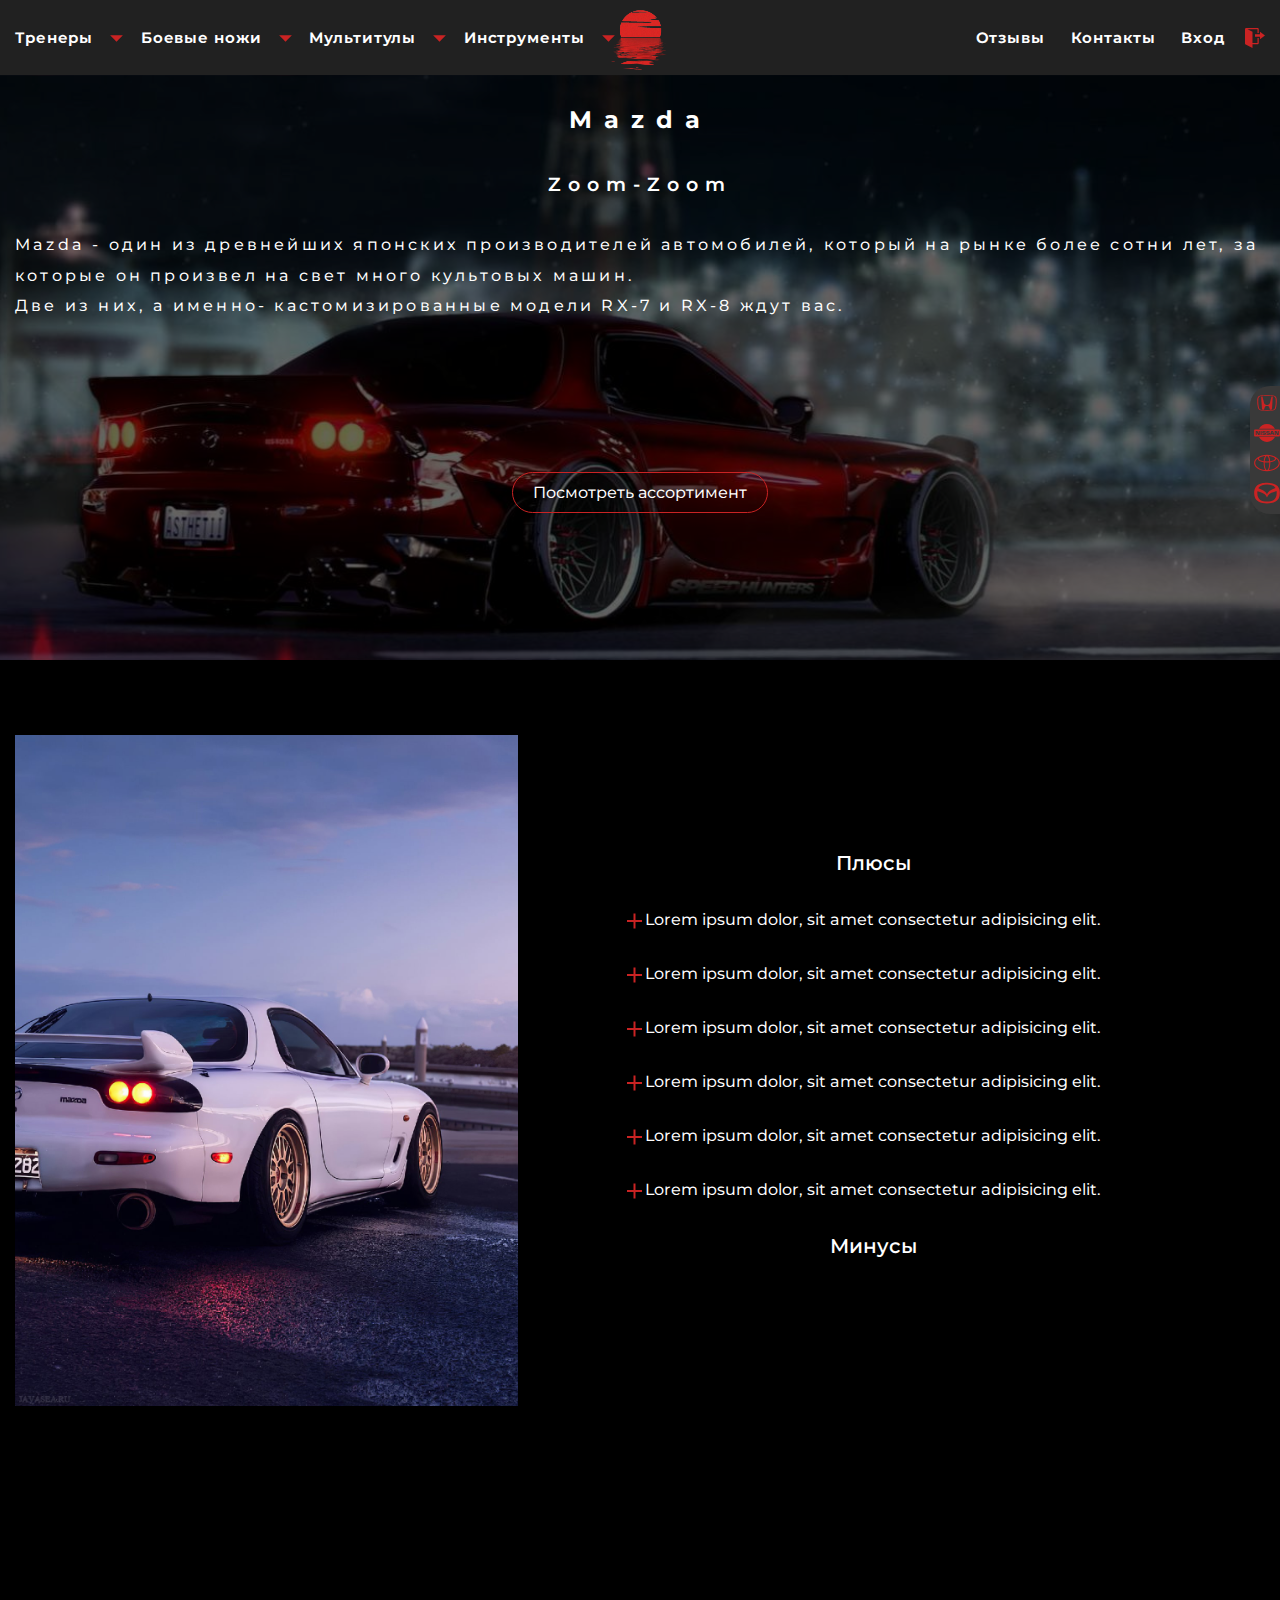
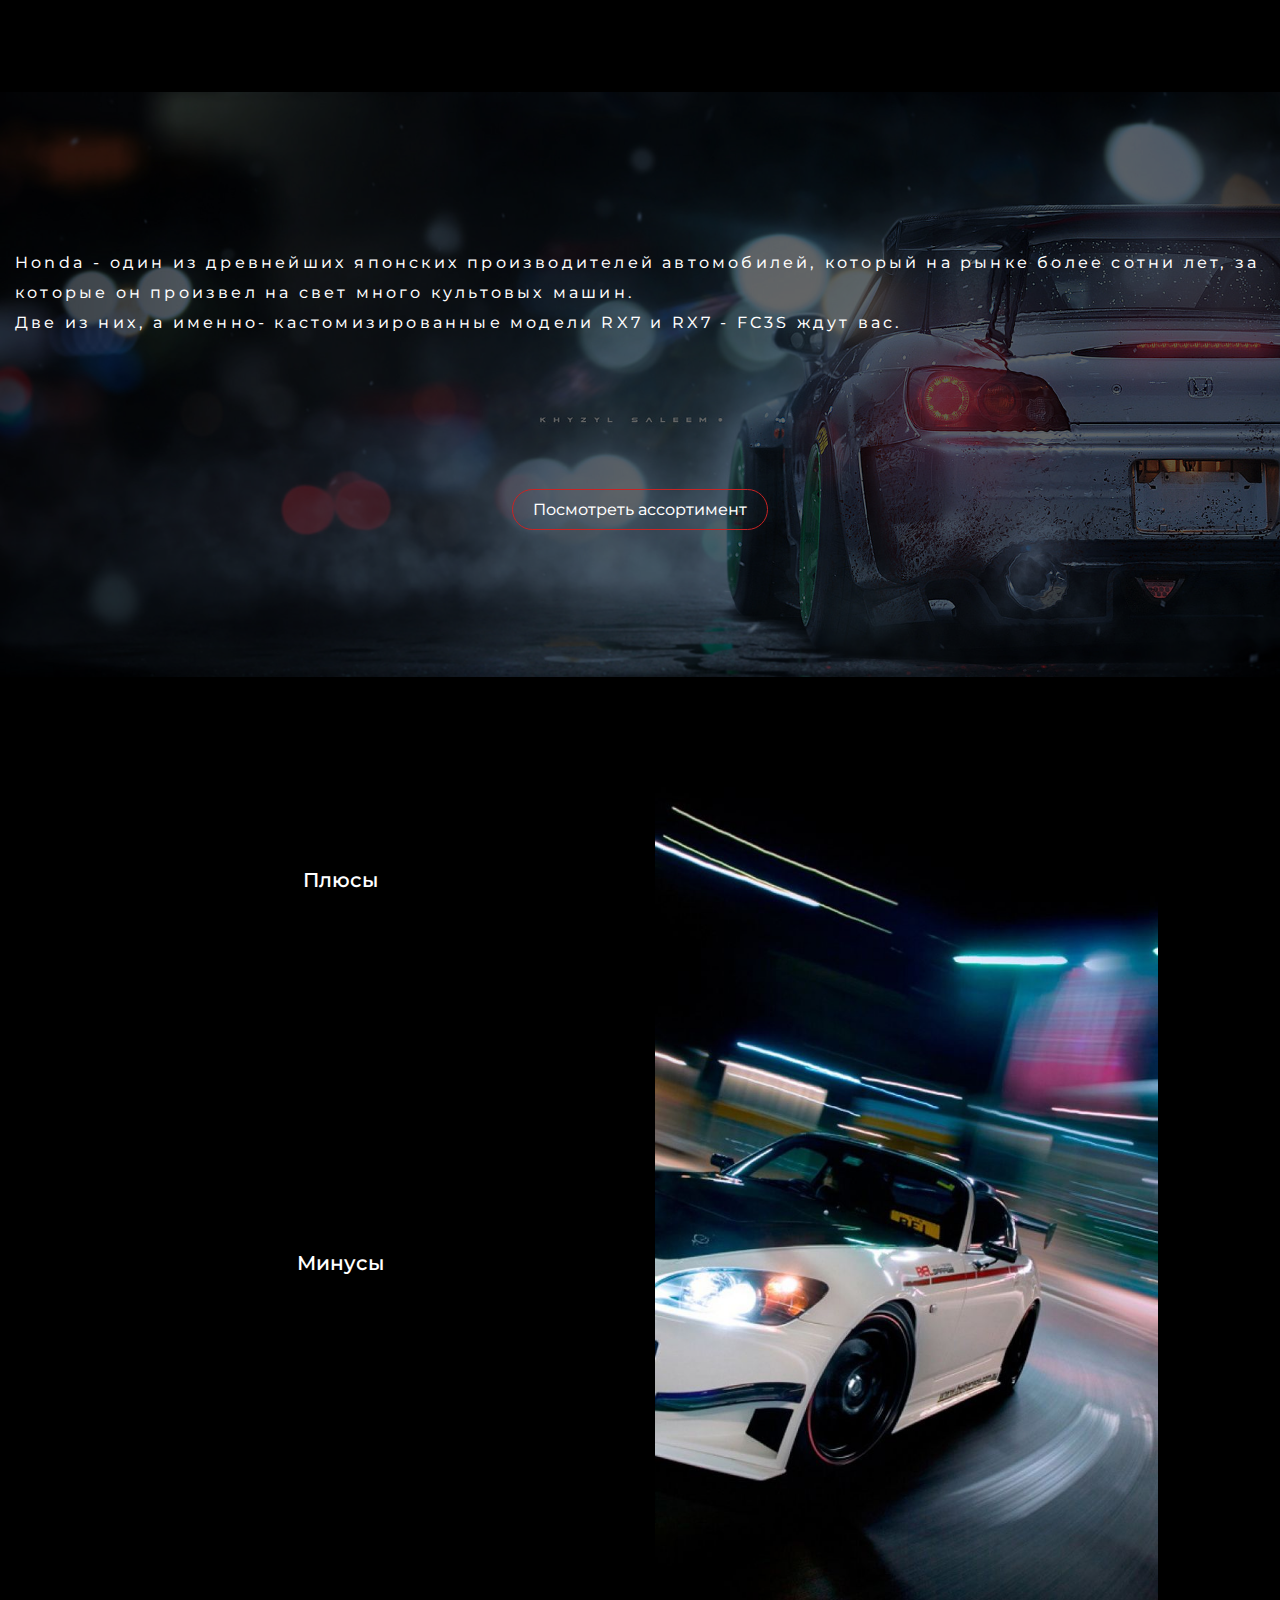
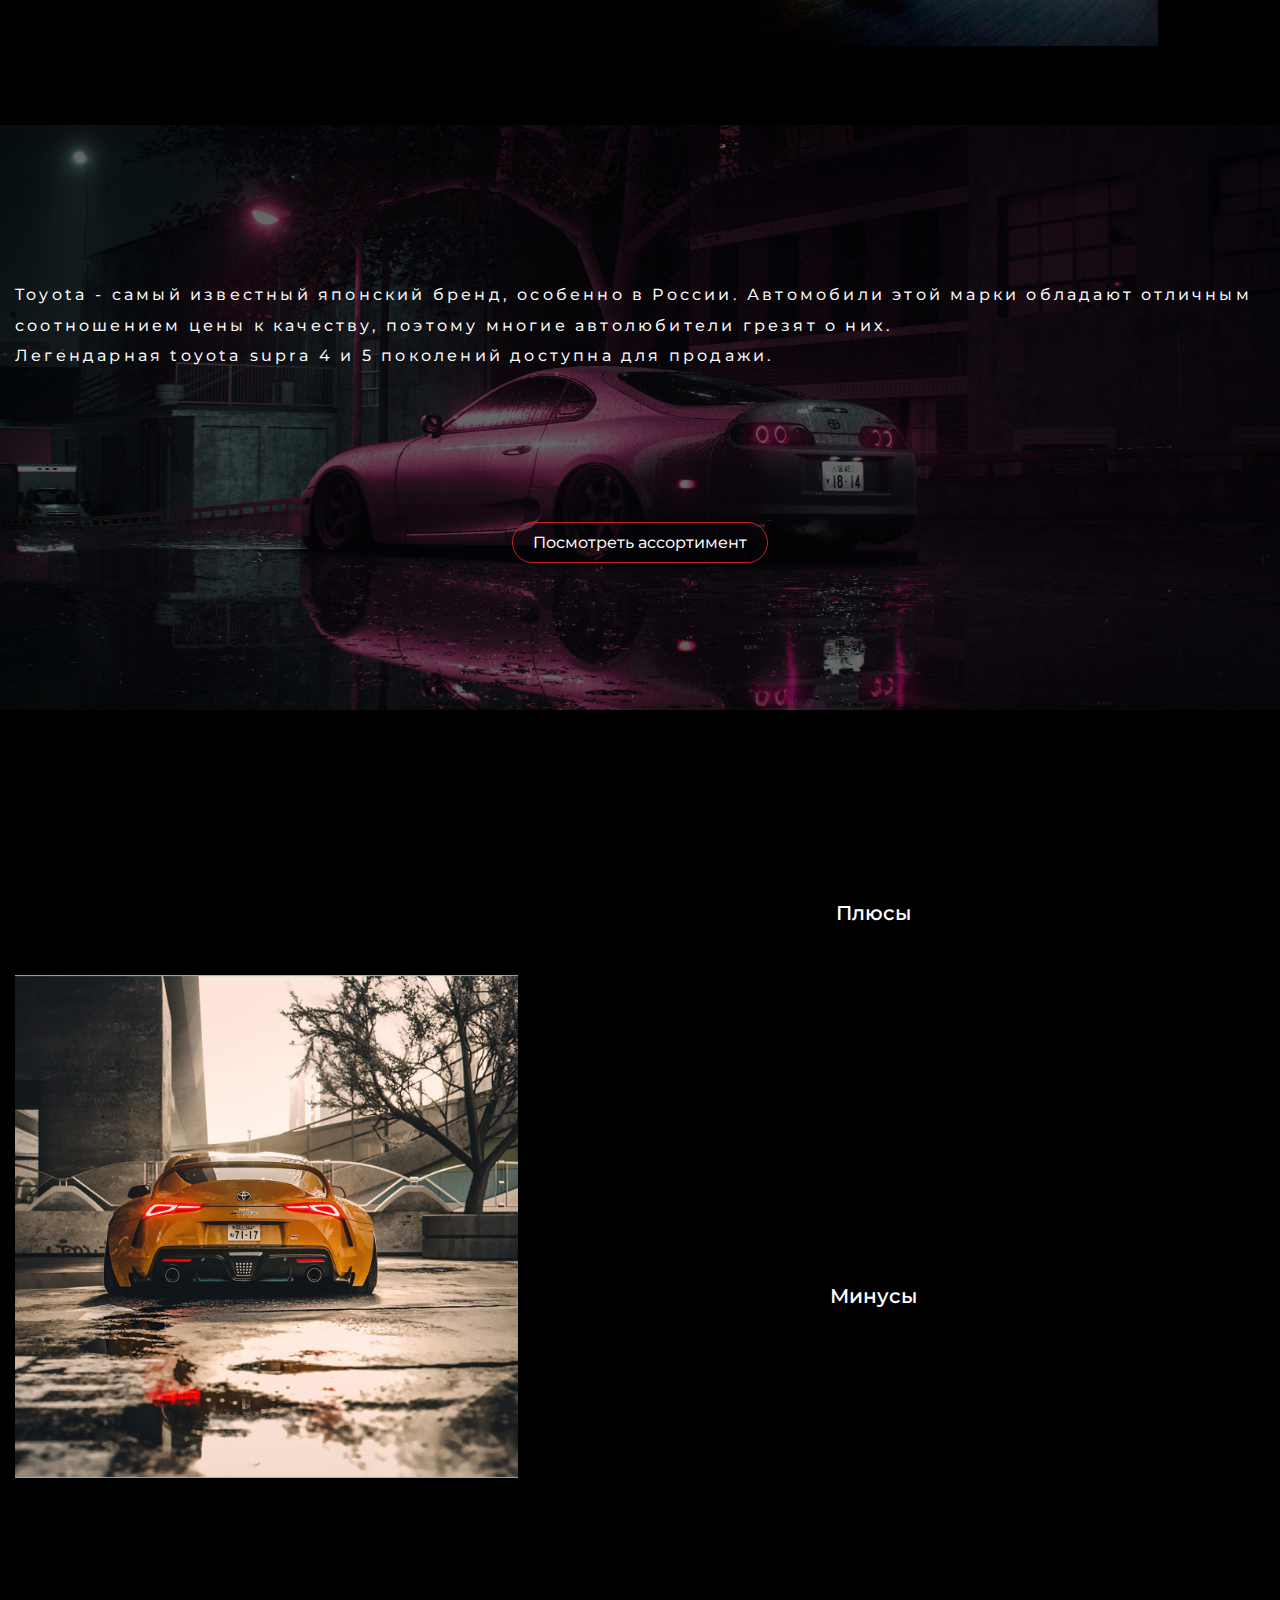
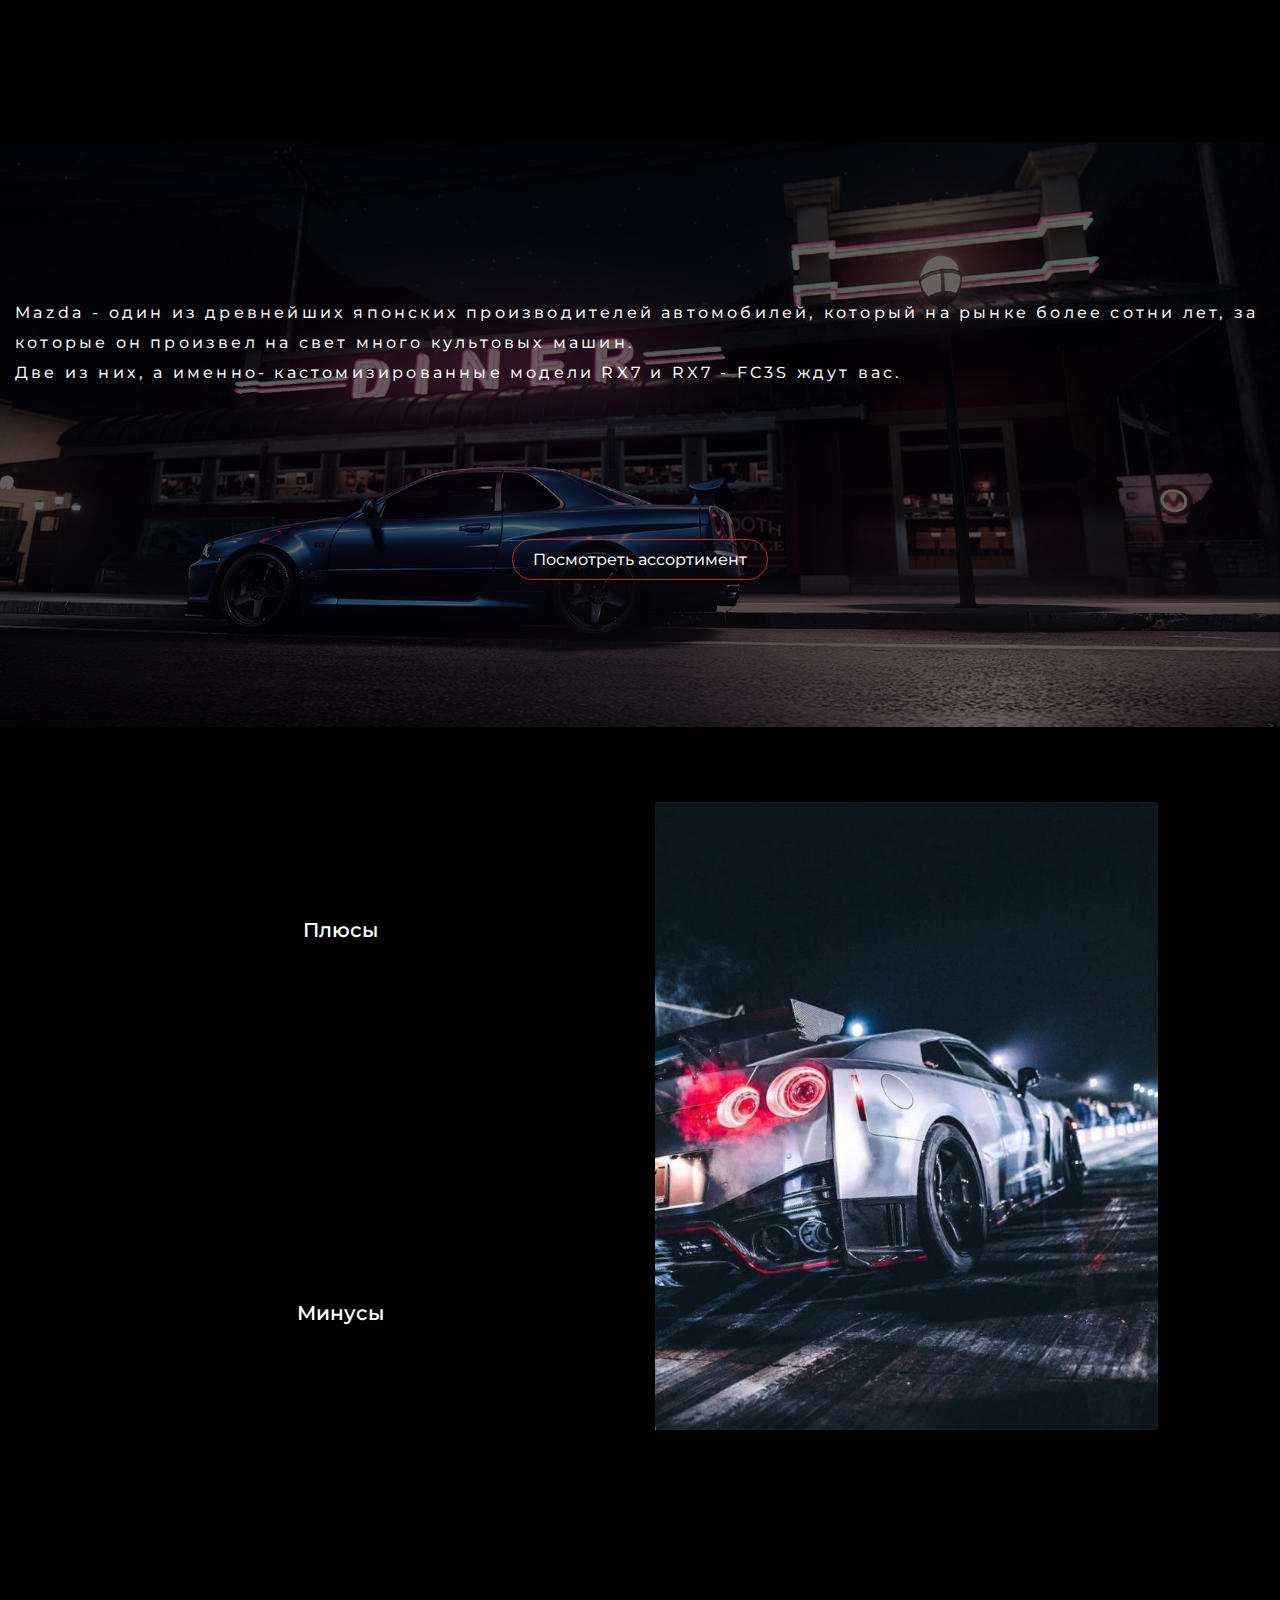
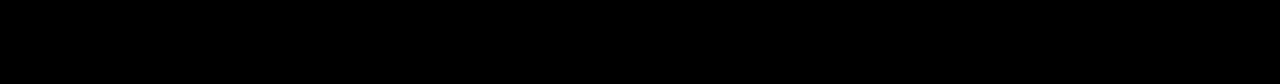
<file: market_cars/cars.html>
<!DOCTYPE html>
<html lang="en">

<head>
    <meta charset="UTF-8">
    <meta http-equiv="X-UA-Compatible" content="IE=edge">
    <meta name="viewport" content="width=device-width, initial-scale=1.0">
    <title>Document</title>

    <link rel="preconnect" href="https://fonts.googleapis.com">
    <link rel="preconnect" href="https://fonts.gstatic.com" crossorigin="">
    <link href="https://fonts.googleapis.com/css2?family=Montserrat:ital,wght@0,100;0,200;0,300;0,400;0,500;0,600;0,700;0,800;0,900;1,100;1,200;1,300;1,400;1,500;1,600;1,700;1,800;1,900&amp;display=swap" rel="stylesheet">

    <link rel="stylesheet" href="../market_header/market_header.css">
    <link rel="stylesheet" href="../market_collection/market_collection.css">
    <link rel="stylesheet" href="./car.css">
    <link rel="stylesheet" href="../market_fourIcon/4icons.css">
</head>

<body>
    <div class="header-simulator mazda-scrollTarget">
    </div>
    <header class="header">
        <div class="container">
            <div class="market-header">
                <div class="market-header__left-side">
                    <div class="market-header__items desctop-header">
                        <div class="market-header__dropdown-item default-mg-right" onclick="scrollIn('mazda')">Тренеры
                            <svg class="dropdown-item__tringle" xmlns="http://www.w3.org/2000/svg" viewBox="0 0 12 16"><path fill-rule="evenodd" d="M0 5l6 6 6-6H0z"/></svg>

                            <div class="dropdown-content">
                                <div class="dropdown-content__items-wrapper">
                                    <div class="dropdown-content__item"></div>
                                    <div class="dropdown-content__item">RX-8</div>
                                </div>
                            </div>
                        </div>
                        <div class="market-header__dropdown-item default-mg-right" onclick="scrollIn('honda')">Боевые ножи
                            <svg class="dropdown-item__tringle" xmlns="http://www.w3.org/2000/svg" viewBox="0 0 12 16"><path fill-rule="evenodd" d="M0 5l6 6 6-6H0z"/></svg>
                            <div class="dropdown-content">
                                <div class="dropdown-content__items-wrapper">
                                    <div class="dropdown-content__item">Civic</div>
                                    <div class="dropdown-content__item">s2000</div>
                                </div>
                            </div>
                        </div>
                        <div class="market-header__dropdown-item default-mg-right" onclick="scrollIn('toyota')">Мультитулы
                            <svg class="dropdown-item__tringle" xmlns="http://www.w3.org/2000/svg" viewBox="0 0 12 16"><path fill-rule="evenodd" d="M0 5l6 6 6-6H0z"/></svg>
                            <div class="dropdown-content">
                                <div class="dropdown-content__items-wrapper">
                                    <div class="dropdown-content__item">4 поколение</div>
                                    <div class="dropdown-content__item">5 поколение</div>
                                </div>
                            </div>
                        </div>
                        <div class="market-header__dropdown-item" onclick="scrollIn('nissan')">Инструменты
                            <svg class="dropdown-item__tringle" xmlns="http://www.w3.org/2000/svg" viewBox="0 0 12 16"><path fill-rule="evenodd" d="M0 5l6 6 6-6H0z"/></svg>
                            <div class="dropdown-content">
                                <div class="dropdown-content__items-wrapper">
                                    <div class="dropdown-content__item">Skyline R34</div>
                                    <div class="dropdown-content__item">GT-R</div>
                                </div>
                            </div>
                        </div>
                    </div>
                    <div class="tablet-header">
                        <div class="dropdown-tablet" onclick='addActiveClass()'>
                            Марки
                            <svg class="dropdown-item__tringle" xmlns="http://www.w3.org/2000/svg" viewBox="0 0 12 16"><path fill-rule="evenodd" d="M0 5l6 6 6-6H0z"/></svg>
                            <div class="dropdown-tablet__items">
                                <div class="dropdown-tablet__item" onclick="scrollIn('mazda')">Mazda</div>
                                <div class="dropdown-tablet__item" onclick="scrollIn('honda')">Honda</div>
                                <div class="dropdown-tablet__item" onclick="scrollIn('toyota')">Toyota</div>
                                <div class="dropdown-tablet__item" onclick="scrollIn('nissan')">Nissan</div>
                            </div>
                        </div>
                    </div>
                    <div class="mobile-header">
                        <div class="mobile-header__wrapper">
                            <div class="mobile-header__burger" onclick="showMobileMenu()">
                                <span class="burger__middle-line">
                                </span>
                            </div>
                        </div>
                    </div>
                </div>

                <div class="market-header__middle-side">
                    <div class="market-header__items desctop-header">
                        <a href="">
                            <div class="logo__svg">
                                <img src="../market_header/pngegg.png" alt="">
                            </div>
                        </a>
                    </div>
                    <div class="tablet-header">
                        <a href="">
                            <div class="logo__svg">
                                <img src="../market_header/pngegg.png" alt="">
                            </div>
                        </a>
                    </div>
                </div>
                <div class="market-header__right-side">
                    <div class="market-header__items desctop-header">
                        <div class="order__item default-mg-right">Отзывы</div>
                        <div class="order__item default-mg-right">Контакты</div>
                        <a href="" target="_blank" rel="noopener noreferrer">
                            <div class="order__item">Вход <svg class='market-header__entry' xmlns="http://www.w3.org/2000/svg" width="20" height="20" viewBox="0 0 16 16">
                        <path  d="M11.992 8.994V6.996H7.995v-2h3.997V2.999l3.998 2.998-3.998 2.998zm-1.998 2.998H5.996V2.998L2 1h7.995v2.998h1V1c0-.55-.45-.999-1-.999H.999A1.001 1.001 0 0 0 0 1v11.372c0 .39.22.73.55.91L5.996 16v-3.008h3.998c.55 0 1-.45 1-1V7.996h-1v3.998z"
                        />
                        </svg>
                            </div>
                        </a>
                    </div>
                    <div class="tablet-header">
                        <div class="dropdown-tablet" onclick='addActiveClass()'>
                            Общая информация
                            <svg class="dropdown-item__tringle" xmlns="http://www.w3.org/2000/svg" viewBox="0 0 12 16"><path fill-rule="evenodd" d="M0 5l6 6 6-6H0z"/></svg>
                            <div class="dropdown-tablet__items right-dropdown">
                                <div class="dropdown-tablet__item">Отзывы</div>
                                <div class="dropdown-tablet__item">Контакты</div>
                                <div class="dropdown-tablet__item">Вход <svg class='market-header__entry' xmlns="http://www.w3.org/2000/svg" width="20" height="20" viewBox="0 0 16 16">
                                    <path  d="M11.992 8.994V6.996H7.995v-2h3.997V2.999l3.998 2.998-3.998 2.998zm-1.998 2.998H5.996V2.998L2 1h7.995v2.998h1V1c0-.55-.45-.999-1-.999H.999A1.001 1.001 0 0 0 0 1v11.372c0 .39.22.73.55.91L5.996 16v-3.008h3.998c.55 0 1-.45 1-1V7.996h-1v3.998z"
                                    />
                                    </svg>
                                </div>
                            </div>
                        </div>
                    </div>
                    <div class="mobile-header">
                        <a href="">
                            <div class="logo__svg">
                                <img src="../market_header/pngegg.png" alt="">
                            </div>
                        </a>
                    </div>
                </div>
            </div>
        </div>
        <div class="mobile-header__mobile-menu">
            <div class="container">
                <div class="row">
                    <div class="col-6">
                        <div class="mobile-menu__wrapper">
                            <div class="mobile-menu__item item-title">Марки</div>
                            <div class="mobile-menu__item" onclick="scrollIn('mazda')">Mazda</div>
                            <div class="mobile-menu__item" onclick="scrollIn('honda')">Honda</div>
                            <div class="mobile-menu__item" onclick="scrollIn('toyota')">Toyota</div>
                            <div class="mobile-menu__item" onclick="scrollIn('nissan')">Nissan</div>
                        </div>
                    </div>
                    <div class="col-6">
                        <div class="mobile-menu__wrapper">
                            <div class="mobile-menu__item item-title">Информация</div>
                            <div class="mobile-menu__item">Отзывы</div>
                            <div class="mobile-menu__item">Контакты</div>
                            <div class="mobile-menu__item">Выход
                                <svg class='market-header__entry' xmlns="http://www.w3.org/2000/svg" width="20" height="20" viewBox="0 0 16 16">
                                    <path  d="M11.992 8.994V6.996H7.995v-2h3.997V2.999l3.998 2.998-3.998 2.998zm-1.998 2.998H5.996V2.998L2 1h7.995v2.998h1V1c0-.55-.45-.999-1-.999H.999A1.001 1.001 0 0 0 0 1v11.372c0 .39.22.73.55.91L5.996 16v-3.008h3.998c.55 0 1-.45 1-1V7.996h-1v3.998z"
                                    />
                                    </svg>
                            </div>
                        </div>
                    </div>
                </div>

            </div>

        </div>
    </header>
    <section class="car mazda-background section">
        <div class="black-overlay"></div>
        <div class="container car-text">
            <div class="car__title">
                <h2 class=" car__name __anim-items ">
                    Mazda
                </h2>
            </div>
            <div class="car__subtitle ">
                <h3 class=" car__tagline __anim-items">
                    Zoom-Zoom
                </h3>
            </div>
            <div class="car__discription">
                <p>
                    Mazda - один из древнейших японских производителей автомобилей, который на рынке более сотни лет, за которые он произвел на свет много культовых машин.
                    <br> Две из них, а именно- кастомизированные модели RX-7 и RX-8 ждут вас.
                </p>
            </div>
            <div class="car__button-link-wrapper">
                <div class="car__button">
                    <a class="car__link" href="#">
                        Посмотреть ассортимент
                    </a>
                </div>
            </div>
        </div>
    </section>
    <div class="remainder"></div>
    <section class="plus-and-minus">
        <div class="container">
            <div class="row">
                <div class="plus-and-minus__iamge col-xl-5 col-md-12 col-12">
                    <img src="../list/mazda.jpg" alt="">
                </div>
                <div class="horizontal-center-wrapper  col-xl-6 col-md-12 col-12">
                    <div class="lists">
                        <ul class="plus__ul __anim-items non-returnable large-animation-block">
                            <div class="list-title">
                                Плюсы
                            </div>
                            <li class="plus__li ">Lorem ipsum dolor, sit amet consectetur adipisicing elit.</li>
                            <li class="plus__li ">Lorem ipsum dolor, sit amet consectetur adipisicing elit.</li>
                            <li class="plus__li ">Lorem ipsum dolor, sit amet consectetur adipisicing elit.</li>
                            <li class="plus__li ">Lorem ipsum dolor, sit amet consectetur adipisicing elit.</li>
                            <li class="plus__li ">Lorem ipsum dolor, sit amet consectetur adipisicing elit.</li>
                            <li class="plus__li ">Lorem ipsum dolor, sit amet consectetur adipisicing elit.</li>
                        </ul>
                        <ul class="minus__ul __anim-items non-returnable large-animation-block">
                            <div class="list-title">
                                Минусы
                            </div>
                            <li class="minus__li ">Lorem, ipsum dolor sit amet consectetur adipisicing elit.</li>
                            <li class="minus__li ">Lorem, ipsum dolor sit amet consectetur adipisicing elit.</li>
                            <li class="minus__li ">Lorem, ipsum dolor sit amet consectetur adipisicing elit.</li>
                            <li class="minus__li ">Lorem, ipsum dolor sit amet consectetur adipisicing elit.</li>
                            <li class="minus__li ">Lorem, ipsum dolor sit amet consectetur adipisicing elit.</li>
                            <li class="minus__li ">Lorem, ipsum dolor sit amet consectetur adipisicing elit.</li>
                        </ul>
                    </div>
                </div>
            </div>
        </div>
    </section>
    <div class="remainder honda-scrollTarget"></div>
    <section class="car honda-background section">
        <div class="black-overlay"></div>
        <div class="container car-text">
            <div class=" car__title">
                <h2 class="car__name __anim-items">
                    Honda
                </h2>
            </div>
            <div class="car__subtitle">
                <h3 class="car__tagline __anim-items">
                    Безопасность для каждого
                </h3>
            </div>
            <div class="car__discription">
                <p>
                    Honda - один из древнейших японских производителей автомобилей, который на рынке более сотни лет, за которые он произвел на свет много культовых машин.
                    <br> Две из них, а именно- кастомизированные модели RX7 и RX7 - FC3S ждут вас.
                </p>
            </div>
            <div class="car__button-link-wrapper">
                <div class="car__button">
                    <a class="car__link" href="#">
                        Посмотреть ассортимент
                    </a>
                </div>
            </div>
        </div>
    </section>
    <div class="remainder"></div>
    <section class="plus-and-minus">
        <div class="container">
            <div class="row">
                <div class="horizontal-center-wrapper  col-xl-6 col-md-12 col-12">
                    <div class="lists">
                        <ul class="plus__ul __anim-items non-returnable large-animation-block">
                            <div class="list-title">
                                Плюсы
                            </div>
                            <li class="plus__li ">Lorem ipsum dolor, sit amet consectetur adipisicing elit.</li>
                            <li class="plus__li ">Lorem ipsum dolor, sit amet consectetur adipisicing elit.</li>
                            <li class="plus__li ">Lorem ipsum dolor, sit amet consectetur adipisicing elit.</li>
                            <li class="plus__li ">Lorem ipsum dolor, sit amet consectetur adipisicing elit.</li>
                            <li class="plus__li ">Lorem ipsum dolor, sit amet consectetur adipisicing elit.</li>
                            <li class="plus__li ">Lorem ipsum dolor, sit amet consectetur adipisicing elit.</li>
                        </ul>
                        <ul class="minus__ul __anim-items non-returnable large-animation-block">
                            <div class="list-title">
                                Минусы
                            </div>
                            <li class="minus__li ">Lorem, ipsum dolor sit amet consectetur adipisicing elit.</li>
                            <li class="minus__li ">Lorem, ipsum dolor sit amet consectetur adipisicing elit.</li>
                            <li class="minus__li ">Lorem, ipsum dolor sit amet consectetur adipisicing elit.</li>
                            <li class="minus__li ">Lorem, ipsum dolor sit amet consectetur adipisicing elit.</li>
                            <li class="minus__li ">Lorem, ipsum dolor sit amet consectetur adipisicing elit.</li>
                            <li class="minus__li ">Lorem, ipsum dolor sit amet consectetur adipisicing elit.</li>
                        </ul>
                    </div>
                </div>
                <div class="plus-and-minus__iamge col-xl-5 col-md-12 col-12">
                    <img src="../list/honda.jpg" alt="">
                </div>

            </div>
        </div>
    </section>
    <div class="remainder toyota-scrollTarget"></div>
    <section class="car toyota-background section">
        <div class="black-overlay"></div>
        <div class="container car-text">
            <div class="car__title">
                <h2 class="car__name __anim-items">
                    Toyota
                </h2>
            </div>
            <div class="car__subtitle">
                <h3 class="car__tagline __anim-items">
                    Управляй мечтой
                </h3>
            </div>
            <div class="car__discription">
                <p>
                    Toyota - самый известный японский бренд, особенно в России. Автомобили этой марки обладают отличным соотношением цены к качеству, поэтому многие автолюбители грезят о них.
                    <br> Легендарная toyota supra 4 и 5 поколений доступна для продажи.
                </p>
            </div>
            <div class="car__button-link-wrapper">
                <div class="car__button">
                    <a class="car__link" href="#">
                        Посмотреть ассортимент
                    </a>
                </div>
            </div>
        </div>
    </section>
    <div class="remainder"></div>
    <section class="plus-and-minus">
        <div class="container">
            <div class="row">
                <div class="plus-and-minus__iamge vertical-center-wrapper col-xl-5 col-md-12 col-12">
                    <img src="../list/toyota.jpg" alt="">
                </div>
                <div class="horizontal-center-wrapper  col-xl-6 col-md-12 col-12">
                    <div class="lists">
                        <ul class="plus__ul __anim-items non-returnable large-animation-block">
                            <div class="list-title">
                                Плюсы
                            </div>
                            <li class="plus__li ">Lorem ipsum dolor, sit amet consectetur adipisicing elit.</li>
                            <li class="plus__li ">Lorem ipsum dolor, sit amet consectetur adipisicing elit.</li>
                            <li class="plus__li ">Lorem ipsum dolor, sit amet consectetur adipisicing elit.</li>
                            <li class="plus__li ">Lorem ipsum dolor, sit amet consectetur adipisicing elit.</li>
                            <li class="plus__li ">Lorem ipsum dolor, sit amet consectetur adipisicing elit.</li>
                            <li class="plus__li ">Lorem ipsum dolor, sit amet consectetur adipisicing elit.</li>
                        </ul>
                        <ul class="minus__ul __anim-items non-returnable large-animation-block">
                            <div class="list-title">
                                Минусы
                            </div>
                            <li class="minus__li ">Lorem, ipsum dolor sit amet consectetur adipisicing elit.</li>
                            <li class="minus__li ">Lorem, ipsum dolor sit amet consectetur adipisicing elit.</li>
                            <li class="minus__li ">Lorem, ipsum dolor sit amet consectetur adipisicing elit.</li>
                            <li class="minus__li ">Lorem, ipsum dolor sit amet consectetur adipisicing elit.</li>
                            <li class="minus__li ">Lorem, ipsum dolor sit amet consectetur adipisicing elit.</li>
                            <li class="minus__li ">Lorem, ipsum dolor sit amet consectetur adipisicing elit.</li>
                        </ul>
                    </div>
                </div>
            </div>
        </div>
    </section>
    <div class="remainder nissan-scrollTarget"></div>
    <section class="car nissan-background section">
        <div class="black-overlay"></div>
        <div class="container car-text">
            <div class="car__title">
                <h2 class="car__name __anim-items">
                    Nissan
                </h2>
            </div>
            <div class="car__subtitle">
                <h3 class="car__tagline __anim-items">
                    Естественный отбор
                </h3>
            </div>
            <div class="car__discription">
                <p>
                    Mazda - один из древнейших японских производителей автомобилей, который на рынке более сотни лет, за которые он произвел на свет много культовых машин.
                    <br> Две из них, а именно- кастомизированные модели RX7 и RX7 - FC3S ждут вас.
                </p>
            </div>
            <div class="car__button-link-wrapper">
                <div class="car__button">
                    <a class="car__link" href="#">
                        Посмотреть ассортимент
                    </a>
                </div>
            </div>
        </div>
    </section>
    <div class="remainder"></div>
    <section class="plus-and-minus">
        <div class="container">
            <div class="row">
                <div class="horizontal-center-wrapper  col-xl-6 col-md-12 col-12">
                    <div class="lists">
                        <ul class="plus__ul __anim-items non-returnable large-animation-block">
                            <div class="list-title">
                                Плюсы
                            </div>
                            <li class="plus__li ">Lorem ipsum dolor, sit amet consectetur adipisicing elit.</li>
                            <li class="plus__li ">Lorem ipsum dolor, sit amet consectetur adipisicing elit.</li>
                            <li class="plus__li ">Lorem ipsum dolor, sit amet consectetur adipisicing elit.</li>
                            <li class="plus__li ">Lorem ipsum dolor, sit amet consectetur adipisicing elit.</li>
                            <li class="plus__li ">Lorem ipsum dolor, sit amet consectetur adipisicing elit.</li>
                            <li class="plus__li ">Lorem ipsum dolor, sit amet consectetur adipisicing elit.</li>
                        </ul>
                        <ul class="minus__ul __anim-items non-returnable large-animation-block">
                            <div class="list-title">
                                Минусы
                            </div>
                            <li class="minus__li ">Lorem, ipsum dolor sit amet consectetur adipisicing elit.</li>
                            <li class="minus__li ">Lorem, ipsum dolor sit amet consectetur adipisicing elit.</li>
                            <li class="minus__li ">Lorem, ipsum dolor sit amet consectetur adipisicing elit.</li>
                            <li class="minus__li ">Lorem, ipsum dolor sit amet consectetur adipisicing elit.</li>
                            <li class="minus__li ">Lorem, ipsum dolor sit amet consectetur adipisicing elit.</li>
                            <li class="minus__li ">Lorem, ipsum dolor sit amet consectetur adipisicing elit.</li>
                        </ul>
                    </div>
                </div>
                <div class="plus-and-minus__iamge col-xl-5 col-md-12 col-12">
                    <img src="../list/nissan.jpg" alt="">
                </div>

            </div>
        </div>
    </section>
    <div class="icons">
        <div class="icon">
            <svg xmlns="http://www.w3.org/2000/svg" viewBox="0 0 40 40" fill="#ca2323">
            <g id="Logos">
                <g id="Honda">
                    <path d="M26.88,9.88c-.68,3.06-1,4.49-1.52,6.69s-1,4.11-1.69,5.07a3.19,3.19,0,0,1-2.36,1.27A9.94,9.94,0,0,1,20,23a9.87,9.87,0,0,1-1.34-.06,3.22,3.22,0,0,1-2.37-1.27c-.72-1-1.14-2.94-1.66-5.07s-.84-3.63-1.52-6.69l-1,0c-.42,0-.74.06-1.08.1,0,0,.4,6.31.58,9s.52,7.56.82,11.14a12.09,12.09,0,0,0,1.55.15c1,.06,1.46.06,1.46.06a22.84,22.84,0,0,1,1.51-4.72,2,2,0,0,1,1.62-.9,12.75,12.75,0,0,1,1.44-.1h0a9.2,9.2,0,0,1,1.45.1,2,2,0,0,1,1.62.9,22.29,22.29,0,0,1,1.5,4.72s.45,0,1.45-.06,1.54-.15,1.54-.15c.3-3.58.64-8.32.82-11.14.18-2.67.59-9,.59-9-.35,0-.69-.08-1.09-.1l-1,0" data-name="svg 6" id="svg_6"/>
                    <path d="M34.84,13.6c-.4-4-3.09-4.85-5.43-5.25-1.19-.2-3.29-.36-4.63-.42s-4-.12-4.8-.12-3.61,0-4.79.12c-1.34.06-3.45.22-4.63.42-2.35.4-5,1.24-5.43,5.25a35.81,35.81,0,0,0-.12,4c0,2.55.26,4.25.38,5.46a26,26,0,0,0,.86,4.53A5.13,5.13,0,0,0,8,30.41a8.46,8.46,0,0,0,3.49,1.32,65.55,65.55,0,0,0,8.48.46,62.17,62.17,0,0,0,8.48-.46A8.09,8.09,0,0,0,32,30.41a5.13,5.13,0,0,0,1.79-2.77,26.32,26.32,0,0,0,.86-4.53c.12-1.19.34-2.91.38-5.46,0-1.54-.06-3-.16-4m-1.48,6.74a33.46,33.46,0,0,1-.93,6.52A5.35,5.35,0,0,1,31,29.46a6.39,6.39,0,0,1-3.45,1.33,61.4,61.4,0,0,1-7.56.38,61.4,61.4,0,0,1-7.56-.38A6.37,6.37,0,0,1,9,29.46a5.37,5.37,0,0,1-1.45-2.6,32.13,32.13,0,0,1-.92-6.52,41.72,41.72,0,0,1,.1-6.74c.3-2.52,1.54-3.78,4.21-4.25a39.34,39.34,0,0,1,4.51-.46c1.29-.08,3.37-.12,4.55-.12s3.27,0,4.53.12A39.53,39.53,0,0,1,29,9.35c2.66.49,3.9,1.75,4.23,4.25a41.65,41.65,0,0,1,.1,6.74" data-name="svg 7" id="svg_7"/>
                </g>
            </g>
        </svg></div>
        <div class="icon"><svg xmlns="http://www.w3.org/2000/svg" viewBox="0 0 612 612" width="100%" fill='#ca2323'>
            <path d="M492.3 207.7C457.1 140.3 386.5 94.2 305.1 94.2s-152 46.1-187.2 113.5h374.4zM117.7 402.6c35.2 67.6 105.9 113.8 187.4 113.8s152.2-46.2 187.4-113.8H117.7zm311.6-120.4c-.6-1.6-1.1-2.8-1.2-2.8s-.6 1.3-1.2 2.8l-9.8 26.2c-.6 1.6.3 2.8 2 2.8h18c1.7 0 2.6-1.3 2-2.8l-9.8-26.2z"/>
            <path d="M592 225.9H21.2c-10 0-18.2 8.2-18.2 18.2v124.4c0 10 8.2 18.2 18.2 18.2H592c10 0 18.2-8.2 18.2-18.2V244.1c0-10-8.2-18.2-18.2-18.2zM135.1 348.1c0 1.7-1.4 3-3 3H98.5c-1.7 0-3.6-1.2-4.3-2.8l-29.3-63.1c-.7-1.5-1.3-2.7-1.3-2.6 0 .1-.1 1.5-.1 3.2l-.4 62.3c0 1.7-1.4 3-3.1 3H43.9c-1.7 0-3-1.4-3-3v-85.3c0-1.7 1.4-3 3-3h36c1.7 0 3.6 1.3 4.2 2.8l26.3 62.9c.6 1.5 1.2 1.4 1.2-.2v-62.4c0-1.7 1.4-3 3-3H132c1.7 0 3 1.4 3 3v85.2zm43.9 0c0 1.7-1.4 3-3 3h-17.4c-1.7 0-3-1.4-3-3v-85.3c0-1.7 1.4-3 3-3H176c1.7 0 3 1.4 3 3v85.3zm102.5-26.5c0 12.2-9 26-20.6 28.3h-61.5v-20.1l49.7-.7c6.2-.1 6.6-3.7 6.5-6.2 0 0 1.2-7.9-7.3-7.9h-27.6c-16.6 0-25.5-10.4-25.5-28.2 0-25 14.3-27.9 37.3-27.9 23 0 40.5-.3 40.5-.3l-.3 20.7c-16.6 0-31 .1-40.2.1-12.7 0-12.6.4-12.6 7.9 0 6.7 1 6.7 11.4 6.7l29.7.3c21.2.1 20.5 27.3 20.5 27.3zm94.5 0c0 12.2-9 26-20.6 28.3H294v-20.1l49.7-.7c6.2-.1 6.6-3.7 6.5-6.2 0 0 1.2-7.9-7.3-7.9h-27.6c-16.6 0-25.5-10.4-25.5-28.2 0-25 14.3-27.9 37.3-27.9 23 0 40.5-.3 40.5-.3l-.3 20.7c-16.6 0-31 .1-40.2.1-12.7 0-12.6.4-12.6 7.9 0 6.7 1 6.7 11.4 6.7l29.7.3c21.1.1 20.4 27.3 20.4 27.3zM476.3 349h-17.8c-1.7 0-3.6-1.2-4.4-2.7l-5-10.3c-.7-1.5-2.7-2.7-4.4-2.7h-33c-1.7 0-3.7 1.2-4.4 2.7l-5.3 10.3c-.8 1.5-2.7 2.7-4.4 2.7h-18.3c-1.7 0-2.6-1.3-2-2.8l31.6-85.7c.6-1.6 2.4-2.8 4.1-2.8h29.6c1.7 0 3.5 1.3 4.1 2.8l31.7 85.7c.5 1.5-.4 2.8-2.1 2.8zm106.4-.9c0 1.7-1.4 3-3 3h-33.6c-1.7 0-3.6-1.2-4.3-2.8l-29.3-63.1c-.7-1.5-1.3-2.7-1.3-2.6 0 .1-.1 1.5-.1 3.2l-.4 62.3c0 1.7-1.4 3-3.1 3h-16.2c-1.7 0-3-1.4-3-3v-85.3c0-1.7 1.4-3 3-3h36c1.7 0 3.6 1.3 4.2 2.8l26.3 62.9c.6 1.5 1.2 1.4 1.2-.2v-62.4c0-1.7 1.4-3 3-3h17.5c1.7 0 3 1.4 3 3v85.2z"/>
        </svg></div>
        <div class="icon"><svg xmlns="http://www.w3.org/2000/svg" viewBox="0 0 548 548" width="100%" fill='#ca2323'>
            <path d="M273.3 99.6C123.9 99.6 2 177.6 2 273.3S123.9 447 273.3 447s271.3-78 271.3-173.7S422.7 99.6 273.3 99.6zm75.1 32.2c24 4.6 46.5 11.4 66.7 20 17.4 9 27.6 19.6 27.6 31.1 0 23.2-41.6 43.3-101 52.1-4.1-44.8-15.1-83.1-29.9-107.6 12.8 1 25 2.5 36.6 4.4zm-75.1-5.9c22.5 0 41.4 47.7 46.7 111.8-14.9 1.4-30.5 2.2-46.7 2.2-16.2 0-31.9-.8-46.7-2.2 5.3-64.2 24.3-111.8 46.7-111.8zm-141.8 25.9c20.2-8.6 42.7-15.3 66.7-20 11.5-1.9 23.8-3.4 36.6-4.4C220 151.9 209 190.3 204.9 235c-59.4-8.9-101-28.9-101-52.1 0-11.5 10.2-22.2 27.6-31.1zM26.1 273.3c0-34.9 20.2-67 53.9-92.4-.1 1.2-.2 2.4-.2 3.6 0 34.1 51.4 63.4 123.6 75.1-.2 4.9-.2 9.8-.2 14.8 0 60.4 12.2 113.8 30.8 145.5-117.6-11.3-207.9-72.8-207.9-146.6zm253.2 148.5h-12C243.5 412.7 225 350 225 274.4c0-4 .1-7.9.2-11.8 15.4 1.6 31.5 2.5 48.1 2.5s32.7-.9 48.1-2.5c.1 3.9.2 7.9.2 11.8-.1 75.6-18.6 138.3-42.3 147.4zm33.3-1.8c18.6-31.7 30.8-85.1 30.8-145.5 0-5-.1-9.9-.2-14.8 72.2-11.7 123.6-41 123.6-75.1 0-1.2-.1-2.4-.2-3.6 33.7 25.4 53.9 57.5 53.9 92.4 0 73.7-90.3 135.2-207.9 146.6z"/>
        </svg></div>
        <div class="icon"><svg xmlns="http://www.w3.org/2000/svg" viewBox="0 0 148 148" width="100%" fill='#ca2323'>
            <path d="M135.7 36.5c-.5-.6-1.2-1.3-1.7-1.9C119 18.5 94.5 15 73.9 15c-20.8 0-46 3.5-60.8 20.6-.2.3-.5.6-.7.9C5.2 45.2.7 57.5.7 74.1c0 51.2 41.6 59.4 73.2 59.4 31.7 0 73.4-8.2 73.4-59.4 0-16.6-4.4-29-11.6-37.6zM26.2 44.6c9.9-15.2 28.6-18.9 47.7-18.9s37.5 3.5 47.5 18.4c.2.3.4.7.6 1.1-17.1 10.1-36.5 10.5-48.1 35.5C61.2 56.4 42 56.2 25.2 46.5c.3-.6.7-1.2 1-1.9zm47.7 78.2c-28.4.2-54.9-8-54.9-48.7 0-3 0-6.1.5-8.7.1-.6.3-1.2.4-1.8 9.5 3.4 18.9 6.6 28.5 9.8 11.2 4.6 18.7 11.2 25.5 26C80.7 84.6 88 77.1 99.3 72.5c9.7-3.4 19.2-6.9 28.9-10.3.1.2.1.5.2.7.5 3.3.7 7.2.7 11.2.1 40.7-26.8 49-55.2 48.7z"/>
        </svg></div>
    </div>
    <script src="./car.js"></script>
    <script src="../market_fourIcon/4icons.js"></script>
</body>

</html>
</file>
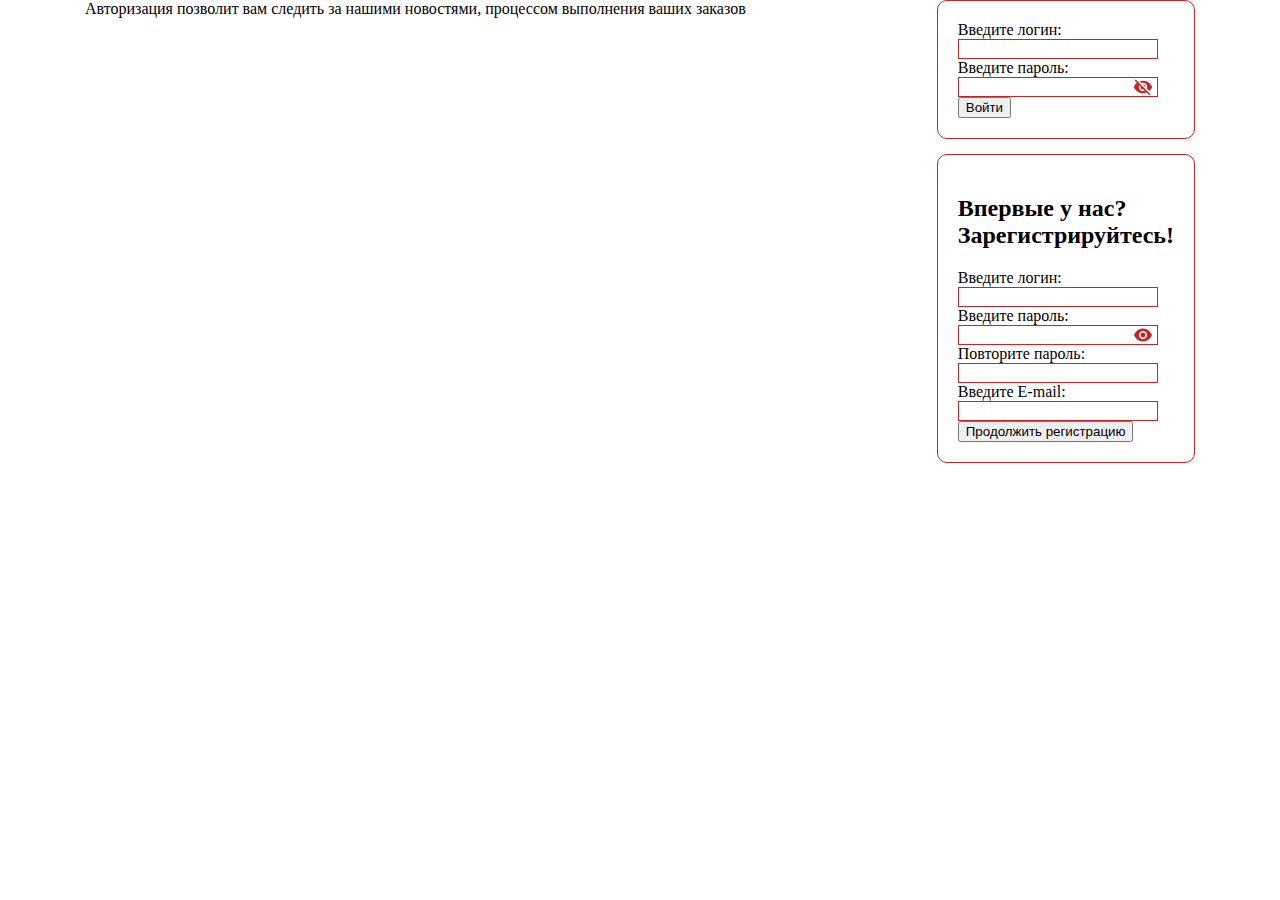
<file: market_enter/enter.html>
<!DOCTYPE html>
<html lang="en">

<head>
    <meta charset="UTF-8">
    <meta http-equiv="X-UA-Compatible" content="IE=edge">
    <meta name="viewport" content="width=device-width, initial-scale=1.0">
    <title>Document</title>

    <link rel="stylesheet" href="../market_collection/market_collection.css">
    <link rel="stylesheet" href="./enter.css">
</head>

<body>
    <div class="enter__wrapper">
        <div class="container">
            <div class="main__enter-block">
                <div class="enter-information">
                    <p>
                        Авторизация позволит вам следить за нашими новостями, процессом выполнения ваших заказов
                    </p>
                </div>
                <div class="wrapper-login form-wrapper">
                    <form action="" class="login-form">
                        <p class="input-text">Введите логин:</p>
                        <input tabindex="1" class="login-form__input input" type="text">
                        <p class="input-text">Введите пароль:</p>
                        <div class="password-wrapper">

                            <input tabindex="2" class="login-form__input input password" type="password">
                            <div class="eye">
                                <svg class="eye__close" xmlns="http://www.w3.org/2000/svg" xmlns:xlink="http://www.w3.org/1999/xlink" version="1.1" id="mdi-eye-off" width="20" height="24" viewBox="0 0 24 24"><path d="M11.83,9L15,12.16C15,12.11 15,12.05 15,12A3,3 0 0,0 12,9C11.94,9 11.89,9 11.83,9M7.53,9.8L9.08,11.35C9.03,11.56 9,11.77 9,12A3,3 0 0,0 12,15C12.22,15 12.44,14.97 12.65,14.92L14.2,16.47C13.53,16.8 12.79,17 12,17A5,5 0 0,1 7,12C7,11.21 7.2,10.47 7.53,9.8M2,4.27L4.28,6.55L4.73,7C3.08,8.3 1.78,10 1,12C2.73,16.39 7,19.5 12,19.5C13.55,19.5 15.03,19.2 16.38,18.66L16.81,19.08L19.73,22L21,20.73L3.27,3M12,7A5,5 0 0,1 17,12C17,12.64 16.87,13.26 16.64,13.82L19.57,16.75C21.07,15.5 22.27,13.86 23,12C21.27,7.61 17,4.5 12,4.5C10.6,4.5 9.26,4.75 8,5.2L10.17,7.35C10.74,7.13 11.35,7 12,7Z" /></svg>
                            </div>
                        </div>

                        <button class="login-form__button">Войти</button>
                    </form>
                </div>
                <div class="wrapper-registration form-wrapper">
                    <form action="" class="registration-form">
                        <h2 class="registration-form__title form-title">Впервые у нас? <br> Зарегистрируйтесь!</h2>
                        <p class="input-text">Введите логин:</p>
                        <input tabindex="3" class="registration-form__input input" type="text">
                        <p class="input-text">Введите пароль:</p>
                        <div class="password-wrapper">
                            <input id='pass' tabindex="4" class="registration-form__input input password" type="password">
                            <div class="eye">
                                <svg class="eye__open" xmlns="http://www.w3.org/2000/svg" version="1.1" width="24" height="32" viewBox="0 0 32 32">
                                    <path d="M16 7.333c-8.727 0-12 8.727-12 8.727s3.273 8.727 12 8.727c8.727 0 12-8.727 12-8.727s-3.273-8.727-12-8.727zM16 10.606c3.012 0 5.455 2.443 5.455 5.455s-2.443 5.455-5.455 5.455c-3.012 0-5.455-2.443-5.455-5.455s2.443-5.455 5.455-5.455zM16 12.788c-1.807 0-3.273 1.465-3.273 3.273s1.465 3.273 3.273 3.273c1.807 0 3.273-1.465 3.273-3.273s-1.465-3.273-3.273-3.273z"/>
                                    </svg>
                            </div>
                        </div>
                        <p class="input-text">Повторите пароль:</p>
                        <div class="password-wrapper">
                            <input tabindex="5" class="registration-form__input input pass-replay password" type="password">
                            <div class="eye">
                            </div>
                        </div>
                        <p class="input-text">Введите E-mail:</p>
                        <input tabindex="6" class="registration-form__input input email" type="text">
                        <button class="registration-form__button">Продолжить регистрацию</button>
                    </form>
                </div>
            </div>
        </div>
    </div>
    <script src="./enter.js"></script>
</body>

</html>
</file>
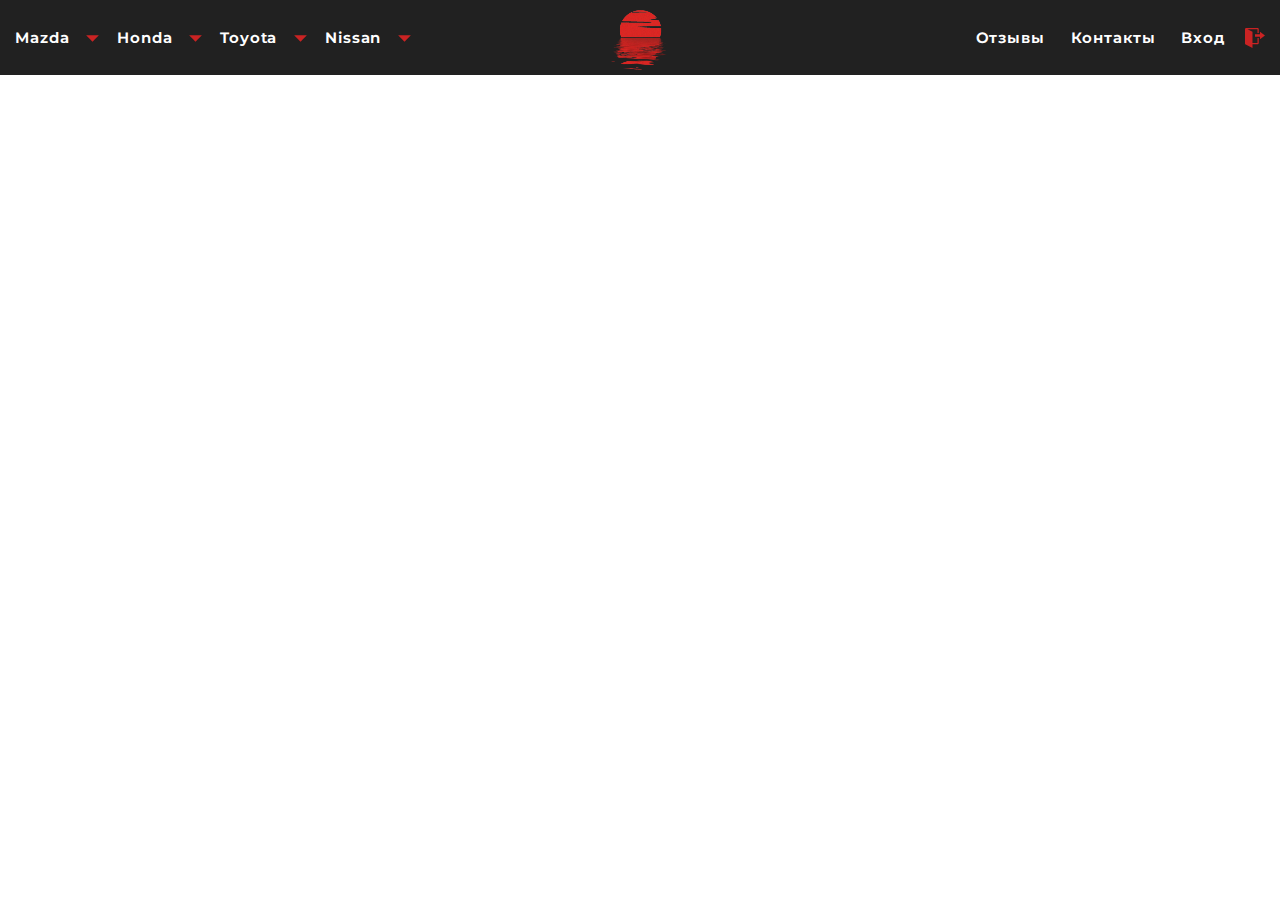
<file: market_header/market_header.html>
<!DOCTYPE html>
<html lang="en">

<head>
    <meta charset="UTF-8">
    <meta http-equiv="X-UA-Compatible" content="IE=edge">
    <meta name="viewport" content="width=device-width, initial-scale=1.0">
    <title>Document</title>
    <link rel="stylesheet" href="./market_header.css">
    <link rel="stylesheet" href="../market_collection/market_collection.css">
    <link rel="preconnect" href="https://fonts.googleapis.com">
    <link rel="preconnect" href="https://fonts.gstatic.com" crossorigin="">
    <link href="https://fonts.googleapis.com/css2?family=Montserrat:ital,wght@0,100;0,200;0,300;0,400;0,500;0,600;0,700;0,800;0,900;1,100;1,200;1,300;1,400;1,500;1,600;1,700;1,800;1,900&amp;display=swap" rel="stylesheet">
</head>

<body>
    <div class="header-simulator">
    </div>
    <header class="header">
        <div class="container">
            <div class="market-header">
                <div class="market-header__left-side">
                    <div class="market-header__items desctop-header">
                        <div class="market-header__dropdown-item default-mg-right" onclick="scrollIn('mazda')">Mazda
                            <svg class="dropdown-item__tringle" xmlns="http://www.w3.org/2000/svg" viewBox="0 0 12 16"><path fill-rule="evenodd" d="M0 5l6 6 6-6H0z"/></svg>

                            <div class="dropdown-content">
                                <div class="dropdown-content__items-wrapper">
                                    <div class="dropdown-content__item">RX-7</div>
                                    <div class="dropdown-content__item">RX-8</div>
                                </div>
                            </div>
                        </div>
                        <div class="market-header__dropdown-item default-mg-right" onclick="scrollIn('honda')">Honda
                            <svg class="dropdown-item__tringle" xmlns="http://www.w3.org/2000/svg" viewBox="0 0 12 16"><path fill-rule="evenodd" d="M0 5l6 6 6-6H0z"/></svg>
                            <div class="dropdown-content">
                                <div class="dropdown-content__items-wrapper">
                                    <div class="dropdown-content__item">Civic</div>
                                    <div class="dropdown-content__item">s2000</div>
                                </div>
                            </div>
                        </div>
                        <div class="market-header__dropdown-item default-mg-right" onclick="scrollIn('toyota')">Toyota
                            <svg class="dropdown-item__tringle" xmlns="http://www.w3.org/2000/svg" viewBox="0 0 12 16"><path fill-rule="evenodd" d="M0 5l6 6 6-6H0z"/></svg>
                            <div class="dropdown-content">
                                <div class="dropdown-content__items-wrapper">
                                    <div class="dropdown-content__item">4 поколение</div>
                                    <div class="dropdown-content__item">5 поколение</div>
                                </div>
                            </div>
                        </div>
                        <div class="market-header__dropdown-item" onclick="scrollIn('nissan')">Nissan
                            <svg class="dropdown-item__tringle" xmlns="http://www.w3.org/2000/svg" viewBox="0 0 12 16"><path fill-rule="evenodd" d="M0 5l6 6 6-6H0z"/></svg>
                            <div class="dropdown-content">
                                <div class="dropdown-content__items-wrapper">
                                    <div class="dropdown-content__item">Skyline R34</div>
                                    <div class="dropdown-content__item">GT-R</div>
                                </div>
                            </div>
                        </div>
                    </div>
                    <div class="tablet-header">
                        <div class="dropdown-tablet" onclick='addActiveClass()'>
                            Марки
                            <svg class="dropdown-item__tringle" xmlns="http://www.w3.org/2000/svg" viewBox="0 0 12 16"><path fill-rule="evenodd" d="M0 5l6 6 6-6H0z"/></svg>
                            <div class="dropdown-tablet__items">
                                <div class="dropdown-tablet__item" onclick="scrollIn('mazda')">Mazda</div>
                                <div class="dropdown-tablet__item" onclick="scrollIn('honda')">Honda</div>
                                <div class="dropdown-tablet__item" onclick="scrollIn('toyota')">Toyota</div>
                                <div class="dropdown-tablet__item" onclick="scrollIn('nissan')">Nissan</div>
                            </div>
                        </div>
                    </div>
                    <div class="mobile-header">
                        <div class="mobile-header__wrapper">
                            <div class="mobile-header__burger" onclick="showMobileMenu()">
                                <span class="burger__middle-line">
                                </span>
                            </div>
                        </div>
                    </div>
                </div>

                <div class="market-header__middle-side">
                    <div class="market-header__items desctop-header">
                        <a href="">
                            <div class="logo__svg">
                                <img src="../market_header/pngegg.png" alt="">
                            </div>
                        </a>
                    </div>
                    <div class="tablet-header">
                        <a href="">
                            <div class="logo__svg">
                                <img src="../market_header/pngegg.png" alt="">
                            </div>
                        </a>
                    </div>
                </div>
                <div class="market-header__right-side">
                    <div class="market-header__items desctop-header">
                        <div class="order__item default-mg-right">Отзывы</div>
                        <div class="order__item default-mg-right">Контакты</div>
                        <a href="" target="_blank" rel="noopener noreferrer">
                            <div class="order__item">Вход <svg class='market-header__entry' xmlns="http://www.w3.org/2000/svg" width="20" height="20" viewBox="0 0 16 16">
                        <path  d="M11.992 8.994V6.996H7.995v-2h3.997V2.999l3.998 2.998-3.998 2.998zm-1.998 2.998H5.996V2.998L2 1h7.995v2.998h1V1c0-.55-.45-.999-1-.999H.999A1.001 1.001 0 0 0 0 1v11.372c0 .39.22.73.55.91L5.996 16v-3.008h3.998c.55 0 1-.45 1-1V7.996h-1v3.998z"
                        />
                        </svg>
                            </div>
                        </a>
                    </div>
                    <div class="tablet-header">
                        <div class="dropdown-tablet" onclick='addActiveClass()'>
                            Общая информация
                            <svg class="dropdown-item__tringle" xmlns="http://www.w3.org/2000/svg" viewBox="0 0 12 16"><path fill-rule="evenodd" d="M0 5l6 6 6-6H0z"/></svg>
                            <div class="dropdown-tablet__items right-dropdown">
                                <div class="dropdown-tablet__item">Отзывы</div>
                                <div class="dropdown-tablet__item">Контакты</div>
                                <div class="dropdown-tablet__item">Вход <svg class='market-header__entry' xmlns="http://www.w3.org/2000/svg" width="20" height="20" viewBox="0 0 16 16">
                                    <path  d="M11.992 8.994V6.996H7.995v-2h3.997V2.999l3.998 2.998-3.998 2.998zm-1.998 2.998H5.996V2.998L2 1h7.995v2.998h1V1c0-.55-.45-.999-1-.999H.999A1.001 1.001 0 0 0 0 1v11.372c0 .39.22.73.55.91L5.996 16v-3.008h3.998c.55 0 1-.45 1-1V7.996h-1v3.998z"
                                    />
                                    </svg>
                                </div>
                            </div>
                        </div>
                    </div>
                    <div class="mobile-header">
                        <a href="">
                            <div class="logo__svg">
                                <img src="../market_header/pngegg.png" alt="">
                            </div>
                        </a>
                    </div>
                </div>
            </div>
        </div>
        <div class="mobile-header__mobile-menu">
            <div class="container">
                <div class="row">
                    <div class="col-6">
                        <div class="mobile-menu__wrapper">
                            <div class="mobile-menu__item item-title">Марки</div>
                            <div class="mobile-menu__item" onclick="scrollIn('mazda')">Mazda</div>
                            <div class="mobile-menu__item" onclick="scrollIn('honda')">Honda</div>
                            <div class="mobile-menu__item" onclick="scrollIn('toyota')">Toyota</div>
                            <div class="mobile-menu__item" onclick="scrollIn('nissan')">Nissan</div>
                        </div>
                    </div>
                    <div class="col-6">
                        <div class="mobile-menu__wrapper">
                            <div class="mobile-menu__item item-title">Информация</div>
                            <div class="mobile-menu__item">Отзывы</div>
                            <div class="mobile-menu__item">Контакты</div>
                            <div class="mobile-menu__item">Выход
                                <svg class='market-header__entry' xmlns="http://www.w3.org/2000/svg" width="20" height="20" viewBox="0 0 16 16">
                                    <path  d="M11.992 8.994V6.996H7.995v-2h3.997V2.999l3.998 2.998-3.998 2.998zm-1.998 2.998H5.996V2.998L2 1h7.995v2.998h1V1c0-.55-.45-.999-1-.999H.999A1.001 1.001 0 0 0 0 1v11.372c0 .39.22.73.55.91L5.996 16v-3.008h3.998c.55 0 1-.45 1-1V7.996h-1v3.998z"
                                    />
                                    </svg>
                            </div>
                        </div>
                    </div>
                </div>

            </div>

        </div>
    </header>

</body>

</html>
</file>
<file: market_header/market_header.css>
/*Версия для компьютера*/

.market-header {
    width: 100%;
    position: relative;
    height: 75px;
    z-index: 2;
}

.market-header__items {
    display: flex;
    align-items: center;
}

.market-header__middle-side {
    position: absolute;
    left: 50%;
    transform: translateX(-50%);
}

.market-header__left-side {
    position: absolute;
    left: 0;
    top: 50%;
    transform: translateY(-50%);
}

.market-header__right-side {
    position: absolute;
    right: 0;
    top: 50%;
    transform: translateY(-50%);
}

.market-header__entry {
    margin-left: 20px;
}

.mobile-header__mobile-menu {
    display: none;
}

.order__item {
    font-family: Montserrat;
    font-size: 15px;
    font-style: normal;
    font-weight: 650;
    letter-spacing: 0.06em;
    color: white;
    display: flex;
    align-items: center;
    cursor: pointer;
    transition: all 0.4s ease;
}

.order__item:hover {
    color: #ca2323;
}

.market-header__entry {
    transition: all 0.4s ease;
    fill: #ca2323;
}

.order__item:hover .market-header__entry {
    transition: all 0.4s ease;
    fill: white;
}

.header-simulator {
    width: 100%;
    height: 75px;
}

.header {
    position: fixed;
    top: 0;
    width: 100%;
    z-index: 3;
    height: 75px;
    background-color: #212121;
}

.logo-text {
    font-family: Montserrat;
    font-weight: 650;
    color: white;
}

.default-mg-right {
    margin-right: calc(0px + 35*(100vw/1750));
}

.dropdown-content__items-wrapper {
    color: white;
    border-radius: 10px;
    border: solid 1px #ca2323;
    min-width: 145px;
    text-align: center;
    line-height: 100%;
    background-color: #393939;
    position: absolute;
    top: 30px;
    overflow: hidden;
    display: none;
}

.dropdown-content__item {
    padding: 10px 0 10px 0;
}

.dropdown-content__item:hover {
    background-color: #212121;
    color: #ca2323;
}

.market-header__dropdown-item {
    position: relative;
    cursor: pointer;
    color: white;
    font-family: Montserrat;
    line-height: 30px;
    font-size: 15px;
    font-style: normal;
    font-weight: 650;
    letter-spacing: 0.06em;
    transition: all 0.4s ease;
}

.dropdown-item__tringle {
    fill: #ca2323;
    position: relative;
    top: 4px;
    left: 10px;
    width: 17px;
    height: 17px;
    transition: all 0.4s ease;
}

.market-header__dropdown-item:hover .dropdown-item__tringle {
    fill: white;
    transform: rotate(180deg);
}

.market-header__dropdown-item:hover {
    color: #ca2323;
}

.market-header__dropdown-item:hover .dropdown-content__items-wrapper {
    display: block;
}


/*Версия для планшета*/

.tablet-header {
    display: none;
}

.mobile-header {
    display: none;
}

@media (max-width: 992px) {
    .desctop-header {
        display: none;
    }
    .tablet-header {
        display: block;
    }
    .dropdown-tablet {
        position: relative;
        cursor: pointer;
        color: white;
        font-family: Montserrat;
        line-height: 30px;
        font-size: 15px;
        font-style: normal;
        font-weight: 650;
        letter-spacing: 0.06em;
        transition: all 0.4s ease;
    }
    .dropdown-tablet:active {
        color: #ca2323;
    }
    .dropdown-tablet:active .dropdown-item__tringle {
        fill: white;
    }
    .dropdown-tablet__items {
        color: white;
        border-radius: 10px;
        border: solid 1px #ca2323;
        min-width: 145px;
        text-align: center;
        line-height: 100%;
        background-color: #393939;
        position: absolute;
        top: 30px;
        overflow: hidden;
        display: none;
    }
    .dropdown-tablet__item {
        padding: 10px 0 10px 0;
        display: flex;
        align-items: center;
        justify-content: center;
    }
    .dropdown-tablet__item:active {
        background-color: #212121;
        color: #ca2323;
    }
    .right-dropdown {
        right: -10px;
    }
    .dropdown-tablet__items.__active {
        display: block;
    }
    .dropdown-item__tringle.__active {
        transform: rotate(180deg);
    }
}


/*Версия для телефона*/

@media (max-width: 575px) {
    .tablet-header {
        display: none;
    }
    .mobile-header {
        display: block;
    }
    .header {
        height: 50px;
    }
    .market-header {
        height: 50px;
    }
    .header-simulator {
        height: 50px;
    }
    .logo__svg {
        height: 50px;
    }
    .mobile-header__burger {
        cursor: pointer;
        position: relative;
        display: flex;
        flex-direction: column;
        justify-content: center;
        height: 25px;
        transition: all 0.4s ease;
        padding: 10px 40px 10px 10px;
    }
    .burger__middle-line {
        width: 35px;
        height: 4px;
        background-color: #ca2323;
        transition: all 0.4s ease;
    }
    .mobile-header__burger.__active .burger__middle-line {
        transform: scale(0);
    }
    .mobile-header__burger::before,
    .mobile-header__burger::after {
        position: absolute;
        content: '';
        width: 35px;
        height: 4px;
        background-color: #ca2323;
        transition: all 0.4s ease;
    }
    .mobile-header__burger::before {
        top: 1px;
    }
    .mobile-header__burger::after {
        top: 21px;
    }
    .mobile-header__burger.__active::before {
        top: 11px;
        transform: rotate(45deg);
    }
    .mobile-header__burger.__active::after {
        top: 11px;
        transform: rotate(-45deg);
    }
    .mobile-header__mobile-menu {
        display: block;
        position: absolute;
        transform: translate(-100%, 0);
        top: 50px;
        left: 0;
        width: 100%;
        background-color: #393939;
        color: #ca2323;
        transition: all 0.4s ease;
    }
    .mobile-header__mobile-menu.__active {
        transform: translate(0, 0);
    }
    .mobile-menu__item {
        font-family: Montserrat;
        cursor: pointer;
        line-height: 30px;
        font-size: 15px;
        font-style: normal;
        font-weight: 650;
        letter-spacing: 0.06em;
        color: #ca2323;
        display: flex;
        align-items: center;
        justify-content: center;
    }
    .item-title {
        cursor: default;
        font-size: 19px;
        color: #fff;
    }
    .mobile-menu__item:active {
        color: #fff;
        transition: all 0.4s ease;
    }
    .market-header__entry {
        fill: #fff;
    }
    .mobile-menu__item:active .market-header__entry {
        fill: #ca2323;
    }
}
</file>
<file: market_collection/market_collection.css>
.row {
    display: flex;
    flex-wrap: wrap;
    margin-right: -15px;
    margin-left: -15px;
}

.col,
.col-1,
.col-10,
.col-11,
.col-12,
.col-2,
.col-3,
.col-4,
.col-5,
.col-6,
.col-7,
.col-8,
.col-9,
.col-auto,
.col-lg,
.col-lg-1,
.col-lg-10,
.col-lg-11,
.col-lg-12,
.col-lg-2,
.col-lg-3,
.col-lg-4,
.col-lg-5,
.col-lg-6,
.col-lg-7,
.col-lg-8,
.col-lg-9,
.col-lg-auto,
.col-md,
.col-md-1,
.col-md-10,
.col-md-11,
.col-md-12,
.col-md-2,
.col-md-3,
.col-md-4,
.col-md-5,
.col-md-6,
.col-md-7,
.col-md-8,
.col-md-9,
.col-md-auto,
.col-sm,
.col-sm-1,
.col-sm-10,
.col-sm-11,
.col-sm-12,
.col-sm-2,
.col-sm-3,
.col-sm-4,
.col-sm-5,
.col-sm-6,
.col-sm-7,
.col-sm-8,
.col-sm-9,
.col-sm-auto,
.col-xl,
.col-xl-1,
.col-xl-10,
.col-xl-11,
.col-xl-12,
.col-xl-2,
.col-xl-3,
.col-xl-4,
.col-xl-5,
.col-xl-6,
.col-xl-7,
.col-xl-8,
.col-xl-9,
.col-xl-auto {
    position: relative;
    width: 100%;
    padding-right: 15px;
    padding-left: 15px;
}

*,
*::before,
*::after {
    box-sizing: border-box;
}

body {
    margin: 0;
}

.container {
    width: 100%;
    margin: 0 auto;
    padding: 0 15px;
}

@media (min-width: 575px) {
    .col-12 {
        flex: 0 0 100%;
        max-width: 100%;
    }
    .col-11 {
        flex: 0 0 91.333333%;
        max-width: 91.333333%;
    }
    .col-10 {
        flex: 0 0 83.333333%;
        max-width: 83.333333%;
    }
    .col-9 {
        flex: 0 0 75%;
        max-width: 75%;
    }
    .col-8 {
        flex: 0 0 66.666667%;
        max-width: 66.666667%;
    }
    .col-7 {
        flex: 0 0 58.333333%;
        max-width: 58.333333%;
    }
    .col-6 {
        flex: 0 0 50%;
        max-width: 50%;
    }
    .col-5 {
        flex: 0 0 41.666667%;
        max-width: 41.666667%;
    }
    .col-4 {
        flex: 0 0 25%;
        max-width: 25%;
    }
    .col-3 {
        flex: 0 0 25%;
        max-width: 25%;
    }
    .col-2 {
        flex: 0 0 25%;
        max-width: 25%;
    }
    .col-1 {
        flex: 0 0 25%;
        max-width: 25%;
    }
}

@media (min-width: 576px) {
    .container,
    .container-sm {
        max-width: 540px;
    }
    .col-sm-12 {
        flex: 0 0 100%;
        max-width: 100%;
    }
    .col-sm-11 {
        flex: 0 0 91.333333%;
        max-width: 91.333333%;
    }
    .col-sm-10 {
        flex: 0 0 83.333333%;
        max-width: 83.333333%;
    }
    .col-sm-9 {
        flex: 0 0 75%;
        max-width: 75%;
    }
    .col-sm-8 {
        flex: 0 0 66.666667%;
        max-width: 66.666667%;
    }
    .col-sm-7 {
        flex: 0 0 58.333333%;
        max-width: 58.333333%;
    }
    .col-sm-6 {
        flex: 0 0 50%;
        max-width: 50%;
    }
    .col-sm-5 {
        flex: 0 0 41.666667%;
        max-width: 41.666667%;
    }
    .col-sm-4 {
        flex: 0 0 25%;
        max-width: 25%;
    }
    .col-sm-3 {
        flex: 0 0 25%;
        max-width: 25%;
    }
    .col-sm-2 {
        flex: 0 0 25%;
        max-width: 25%;
    }
    .col-sm-1 {
        flex: 0 0 25%;
        max-width: 25%;
    }
}

@media (min-width: 768px) {
    .container,
    .container-md,
    .container-sm {
        max-width: 720px;
    }
    .col-md-12 {
        flex: 0 0 100%;
        max-width: 100%;
    }
    .col-md-11 {
        flex: 0 0 91.333333%;
        max-width: 91.333333%;
    }
    .col-md-10 {
        flex: 0 0 83.333333%;
        max-width: 83.333333%;
    }
    .col-md-9 {
        flex: 0 0 75%;
        max-width: 75%;
    }
    .col-md-8 {
        flex: 0 0 66.666667%;
        max-width: 66.666667%;
    }
    .col-md-7 {
        flex: 0 0 58.333333%;
        max-width: 58.333333%;
    }
    .col-md-6 {
        flex: 0 0 50%;
        max-width: 50%;
    }
    .col-md-5 {
        flex: 0 0 41.666667%;
        max-width: 41.666667%;
    }
    .col-md-4 {
        flex: 0 0 25%;
        max-width: 25%;
    }
    .col-md-3 {
        flex: 0 0 25%;
        max-width: 25%;
    }
    .col-md-2 {
        flex: 0 0 25%;
        max-width: 25%;
    }
    .col-md-1 {
        flex: 0 0 25%;
        max-width: 25%;
    }
}

@media (min-width: 992px) {
    .container,
    .container-lg,
    .container-md,
    .container-sm {
        max-width: 960px;
    }
    .col-lg-12 {
        flex: 0 0 100%;
        max-width: 100%;
    }
    .col-lg-11 {
        flex: 0 0 91.333333%;
        max-width: 91.333333%;
    }
    .col-lg-10 {
        flex: 0 0 83.333333%;
        max-width: 83.333333%;
    }
    .col-lg-9 {
        flex: 0 0 75%;
        max-width: 75%;
    }
    .col-lg-8 {
        flex: 0 0 66.666667%;
        max-width: 66.666667%;
    }
    .col-lg-7 {
        flex: 0 0 58.333333%;
        max-width: 58.333333%;
    }
    .col-lg-6 {
        flex: 0 0 50%;
        max-width: 50%;
    }
    .col-lg-5 {
        flex: 0 0 41.666667%;
        max-width: 41.666667%;
    }
    .col-lg-4 {
        flex: 0 0 25%;
        max-width: 25%;
    }
    .col-lg-3 {
        flex: 0 0 25%;
        max-width: 25%;
    }
    .col-lg-2 {
        flex: 0 0 25%;
        max-width: 25%;
    }
    .col-lg-1 {
        flex: 0 0 25%;
        max-width: 25%;
    }
}

@media (min-width: 1200px) {
    .container,
    .container-lg,
    .container-md,
    .container-sm,
    .container-xl {
        max-width: 1140px;
    }
    .col-xl-12 {
        flex: 0 0 100%;
        max-width: 100%;
    }
    .col-xl-11 {
        flex: 0 0 91.333333%;
        max-width: 91.333333%;
    }
    .col-xl-10 {
        flex: 0 0 83.333333%;
        max-width: 83.333333%;
    }
    .col-xl-9 {
        flex: 0 0 75%;
        max-width: 75%;
    }
    .col-xl-8 {
        flex: 0 0 66.666667%;
        max-width: 66.666667%;
    }
    .col-xl-7 {
        flex: 0 0 58.333333%;
        max-width: 58.333333%;
    }
    .col-xl-6 {
        flex: 0 0 50%;
        max-width: 50%;
    }
    .col-xl-5 {
        flex: 0 0 41.666667%;
        max-width: 41.666667%;
    }
    .col-xl-4 {
        flex: 0 0 25%;
        max-width: 25%;
    }
    .col-xl-3 {
        flex: 0 0 25%;
        max-width: 25%;
    }
    .col-xl-2 {
        flex: 0 0 25%;
        max-width: 25%;
    }
    .col-xl-1 {
        flex: 0 0 25%;
        max-width: 25%;
    }
}

@media (min-width: 1201px) {
    .container,
    .container-lg,
    .container-md,
    .container-sm,
    .container-xl,
    .container-xxl {
        max-width: 1550px;
    }
}

img {
    max-width: 100%;
    max-height: 100%;
}

a {
    text-decoration: none;
    color: black;
}
</file>
<file: car.css>
.section {
    display: flex;
    background-size: cover;
    min-height: calc(0px + 800 * ( 100vw / 1750));
    position: relative;
    z-index: 1;
    background-position: center center;
}

.mazda-background {
    background-image: url(../background/mazda.jpg);
}

.honda-background {
    background-image: url(../background/honda.jpg);
}

.toyota-background {
    background-image: url(../background/toyota.jpg);
}

.nissan-background {
    background-image: url(../background/nissan.jpg);
}

@media (max-width: 575px) {
    .mazda-background {
        background-image: url(../background/mobile-mazda.jpg);
    }
    .honda-background {
        background-image: url(../background/mobile-honda.jpg);
    }
    .toyota-background {
        background-image: url(../background/mobile-toyota.jpg);
    }
    .nissan-background {
        background-image: url(../background/mobile-nissan.jpg);
    }
}

.black-overlay {
    position: absolute;
    top: 0;
    left: 0;
    z-index: 2;
    background-color: rgba(0, 0, 0, 0.6);
    width: 100%;
    height: 100%;
}

.car-text {
    position: relative;
    z-index: 3;
}

.car__title {
    display: flex;
    justify-content: center;
}

.car__name {
    margin: 30px 0 20px 0;
    font-family: Montserrat;
    font-weight: 700;
    color: white;
    letter-spacing: 0.5em;
    /**/
    /**/
    transition: all 0.8s ease 0s;
    transform: translate(0px, 120%);
    opacity: 0;
}

.car__name.__active {
    transform: translate(0px, 0px);
    opacity: 1;
}

.car__tagline {
    font-family: Montserrat;
    font-weight: 600;
    color: white;
    letter-spacing: 0.37em;
    /**/
    /**/
    transition: all 0.8s ease 0.3s;
    transform: translate(0px, 120%);
    opacity: 0;
}

.car__tagline.__active {
    transform: translate(0px, 0px);
    opacity: 1;
}

.car__subtitle {
    display: flex;
    justify-content: center;
}

.car__discription {
    line-height: 1.9em;
    font-family: Montserrat;
    font-weight: 450;
    color: white;
    letter-spacing: 0.2em;
}

.car__button-link-wrapper {
    display: flex;
    margin: 150px 0 30px 0;
    justify-content: center;
}

.car__button {
    padding: 10px 20px;
    display: inline;
    border: solid 1px #ca2323;
    border-radius: 40px;
    cursor: pointer;
}

.plus-and-minus {
    background-color: black;
}

.remainder {
    height: 75px;
    background-color: black;
}

.list-title {
    font-family: Montserrat;
    font-weight: 550;
    font-size: 20px;
    color: white;
    margin-bottom: 35px;
    text-align: center;
}

.plus__ul li,
.minus__ul li {
    list-style: none;
    color: white;
    font-family: Montserrat;
    font-weight: 450;
    position: relative;
    margin: 0 0 35px 0;
    transform: translate(-20%, 0);
    opacity: 0;
}

.plus__ul.__active li,
.minus__ul.__active li {
    transform: translate(0, 0);
    opacity: 1;
}

.plus__ul.__active li:nth-child(2),
.minus__ul.__active li:nth-child(2) {
    transition: all 0.8s ease 0.3s;
}

.plus__ul.__active li:nth-child(3),
.minus__ul.__active li:nth-child(3) {
    transition: all 0.8s ease 0.5s;
}

.plus__ul.__active li:nth-child(4),
.minus__ul.__active li:nth-child(4) {
    transition: all 0.8s ease 0.7s;
}

.plus__ul.__active li:nth-child(5),
.minus__ul.__active li:nth-child(5) {
    transition: all 0.8s ease 0.9s;
}

.plus__ul.__active li:nth-child(6),
.minus__ul.__active li:nth-child(6) {
    transition: all 0.8s ease 1.1s;
}

.plus__ul.__active li:nth-child(7),
.minus__ul.__active li:nth-child(7) {
    transition: all 0.8s ease 1.3s;
}

.lists {
    margin-top: 100px;
}

.horizontal-center-wrapper {
    display: flex;
    justify-content: center;
}

.vertical-center-wrapper {
    display: flex;
    align-items: center;
}

.plus__ul li::before,
.plus__ul li::after,
.minus__ul li::before,
.minus__ul li::after {
    position: absolute;
    left: -18px;
    top: 50%;
    content: '';
    width: 15px;
    height: 2px;
    background-color: #ca2323;
}

.plus__ul li::after {
    transform: rotate(90deg);
}

.car__link {
    color: white;
    font-family: Montserrat;
    font-weight: 450;
}
</file>
<file: market_fourIcon/4icons.css>
.icons {
    position: fixed;
    right: 0;
    top: 50%;
    transform: translateY(-50%);
    z-index: 2;
}

.icon {
    background-color: #393939;
    width: 30px;
    padding: 0 0 0 4px;
    cursor: pointer;
    transition: all .4s ease;
}

.icon:hover {
    background-color: #ca2323;
}

.icon:hover svg {
    fill: #393939;
    transition: all .4s ease;
}

.icon:first-child {
    padding: 4px 0 0 4px;
    border-top-left-radius: 20px;
}

.icon:last-child {
    padding: 0 0 4px 4px;
    border-bottom-left-radius: 20px;
}

.photo {
    height: 2000px;
    background-color: #393939;
}

.body {
    overflow: auto;
    height: 110vh;
    background-color: #ca2323;
}

body {
    /*padding: 500px 0 500px 0;*/
}

.photos {
    margin: 0 auto 100px auto;
    width: 80%;
    height: 400px;
    background-color: aliceblue;
}

body.lock {
    /*overflow: hidden;*/
}

.body::-webkit-scrollbar {
    display: none;
}
</file>
<file: market_cars/car.css>
.section {
    display: flex;
    background-size: cover;
    min-height: calc(0px + 800 * ( 100vw / 1750));
    position: relative;
    z-index: 1;
    background-position: center center;
}

.mazda-background {
    background-image: url(../background/mazda.jpg);
}

.honda-background {
    background-image: url(../background/honda.jpg);
}

.toyota-background {
    background-image: url(../background/toyota.jpg);
}

.nissan-background {
    background-image: url(../background/nissan.jpg);
}

@media (max-width: 575px) {
    .mazda-background {
        background-image: url(../background/mobile-mazda.jpg);
    }
    .honda-background {
        background-image: url(../background/mobile-honda.jpg);
    }
    .toyota-background {
        background-image: url(../background/mobile-toyota.jpg);
    }
    .nissan-background {
        background-image: url(../background/mobile-nissan.jpg);
    }
}

.black-overlay {
    position: absolute;
    top: 0;
    left: 0;
    z-index: 2;
    background-color: rgba(0, 0, 0, 0.6);
    width: 100%;
    height: 100%;
}

.car-text {
    position: relative;
    z-index: 3;
}

.car__title {
    display: flex;
    justify-content: center;
}

.car__name {
    margin: 30px 0 20px 0;
    font-family: Montserrat;
    font-weight: 700;
    color: white;
    letter-spacing: 0.5em;
    /**/
    /**/
    transition: all 0.8s ease 0s;
    transform: translate(0px, 120%);
    opacity: 0;
}

.car__name.__active {
    transform: translate(0px, 0px);
    opacity: 1;
}

.car__tagline {
    font-family: Montserrat;
    font-weight: 600;
    color: white;
    letter-spacing: 0.37em;
    /**/
    /**/
    transition: all 0.8s ease 0.3s;
    transform: translate(0px, 120%);
    opacity: 0;
}

.car__tagline.__active {
    transform: translate(0px, 0px);
    opacity: 1;
}

.car__subtitle {
    display: flex;
    justify-content: center;
}

.car__discription {
    line-height: 1.9em;
    font-family: Montserrat;
    font-weight: 450;
    color: white;
    letter-spacing: 0.2em;
}

.car__button-link-wrapper {
    display: flex;
    margin: 150px 0 30px 0;
    justify-content: center;
}

.car__button {
    padding: 10px 20px;
    display: inline;
    border: solid 1px #ca2323;
    border-radius: 40px;
    cursor: pointer;
}

.plus-and-minus {
    background-color: black;
}

.remainder {
    height: 75px;
    background-color: black;
}

.list-title {
    font-family: Montserrat;
    font-weight: 550;
    font-size: 20px;
    color: white;
    margin-bottom: 35px;
    text-align: center;
}

.plus__ul li,
.minus__ul li {
    list-style: none;
    color: white;
    font-family: Montserrat;
    font-weight: 450;
    position: relative;
    margin: 0 0 35px 0;
    transform: translate(-20%, 0);
    opacity: 0;
}

.plus__ul.__active li,
.minus__ul.__active li {
    transform: translate(0, 0);
    opacity: 1;
}

.plus__ul.__active li:nth-child(2),
.minus__ul.__active li:nth-child(2) {
    transition: all 0.8s ease 0.3s;
}

.plus__ul.__active li:nth-child(3),
.minus__ul.__active li:nth-child(3) {
    transition: all 0.8s ease 0.5s;
}

.plus__ul.__active li:nth-child(4),
.minus__ul.__active li:nth-child(4) {
    transition: all 0.8s ease 0.7s;
}

.plus__ul.__active li:nth-child(5),
.minus__ul.__active li:nth-child(5) {
    transition: all 0.8s ease 0.9s;
}

.plus__ul.__active li:nth-child(6),
.minus__ul.__active li:nth-child(6) {
    transition: all 0.8s ease 1.1s;
}

.plus__ul.__active li:nth-child(7),
.minus__ul.__active li:nth-child(7) {
    transition: all 0.8s ease 1.3s;
}

.lists {
    margin-top: 100px;
}

.horizontal-center-wrapper {
    display: flex;
    justify-content: center;
}

.vertical-center-wrapper {
    display: flex;
    align-items: center;
}

.plus__ul li::before,
.plus__ul li::after,
.minus__ul li::before,
.minus__ul li::after {
    position: absolute;
    left: -18px;
    top: 50%;
    content: '';
    width: 15px;
    height: 2px;
    background-color: #ca2323;
}

.plus__ul li::after {
    transform: rotate(90deg);
}

.car__link {
    color: white;
    font-family: Montserrat;
    font-weight: 450;
}
</file>
<file: market_enter/enter.css>
.enter__wrapper {
    display: flex;
    justify-content: center;
    align-items: center;
    height: 100%;
}

p {
    margin: 0;
}

.container {
    max-width: 1140px;
}

.main__enter-block {
    display: grid;
    justify-content: space-between;
    grid-template-areas: "info login" "info registration";
}

.enter-information {
    grid-area: info;
    justify-items: start;
}

.wrapper-login {
    grid-area: login;
}

.form-wrapper {
    border-radius: 10px;
    padding: 20px;
    border: solid 1px #ca2323;
    justify-items: start;
}

.input {
    outline: none;
    border: solid 1px #ca2323;
    width: 200px;
    height: 20px;
}

.eye svg {
    fill: #ca2323;
    position: absolute;
}

.eye__close {
    left: 175px;
    top: -2px;
}

.eye__open {
    left: 173px;
    top: -6px;
}

.password-wrapper {
    position: relative;
    display: flex;
    align-items: center;
}

.wrapper-registration {
    margin-top: 15px;
    grid-area: registration;
}

.input {
    display: block;
}
</file>
